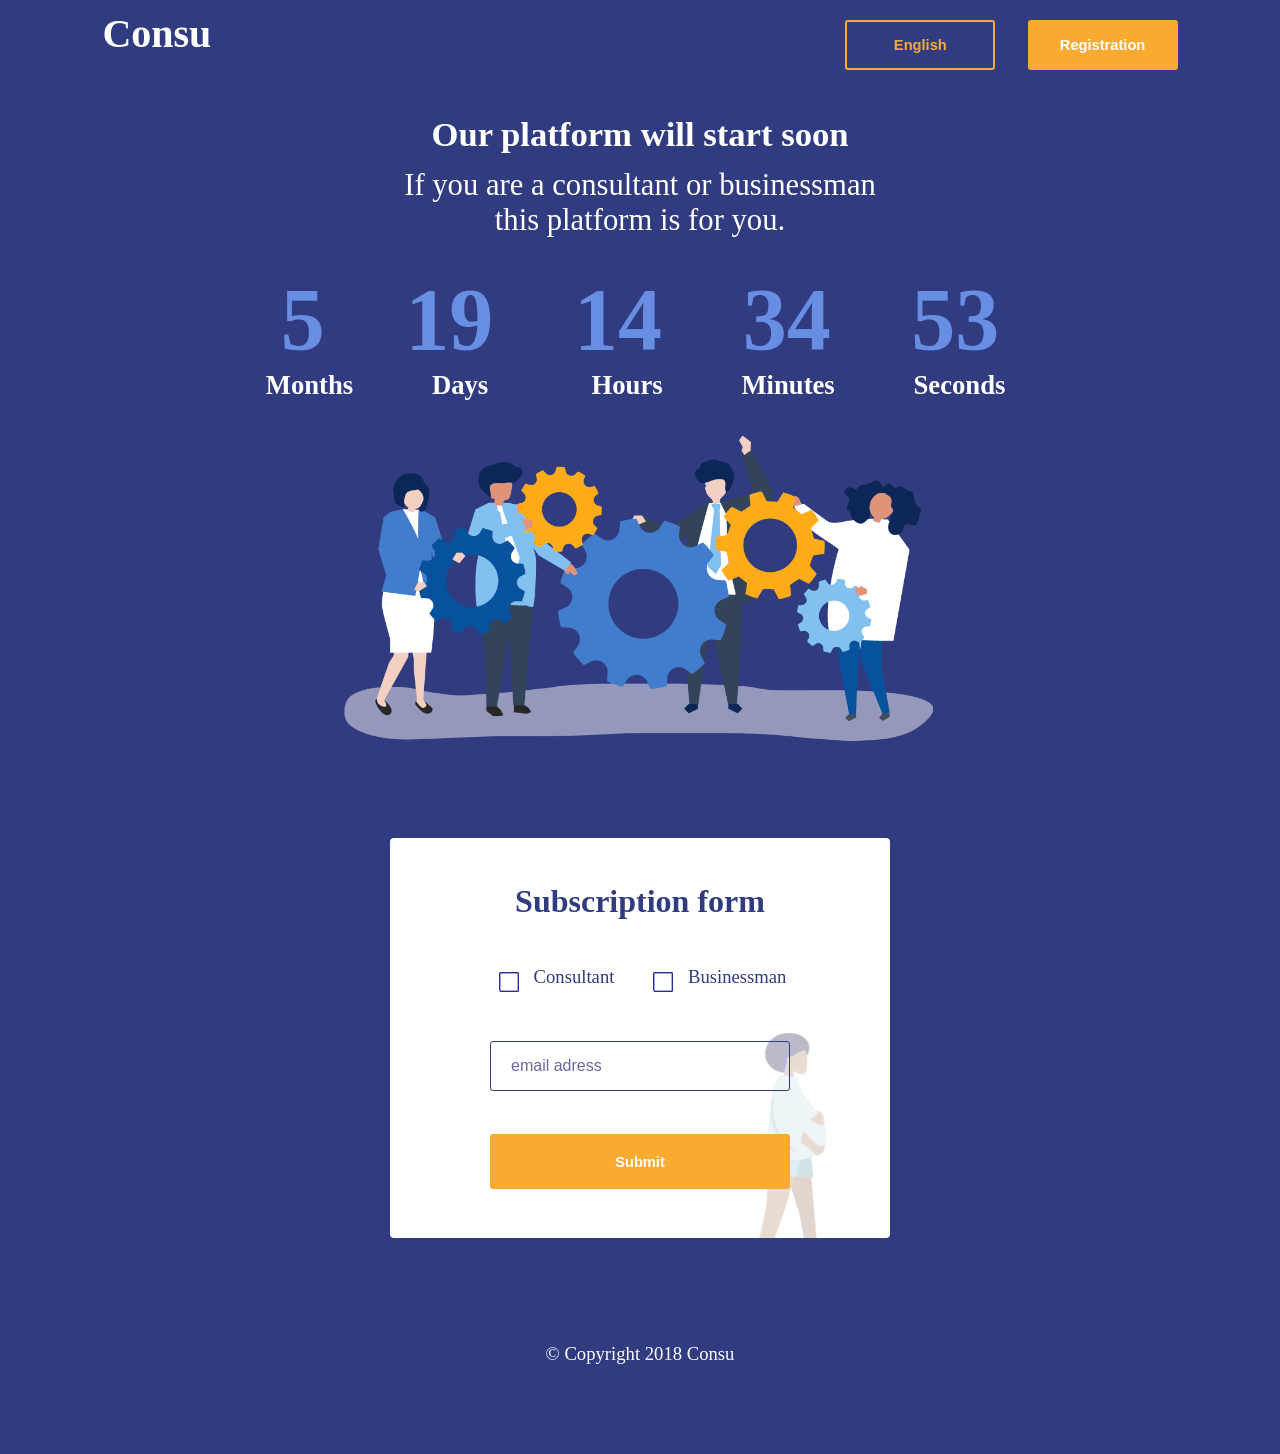
<file: consuLanding/site/index.html>
<html>
	<head>
		<!--<script src="jquery0.js"></script>-->
		<meta charset="utf-8">
		<title>Landing</title>
	    <link rel="stylesheet" href="css/style.css">
		<meta name="viewport" content="width=device-width, initial-scale=1">
		<script src="js/changeLang.js"></script>
	</head>
	<body class="ru">
		<header>
			<div class="container" class="ru" lang="ru">
				<div id="logo">Consu</div>
				<button class="btnLng"  onclick="changeLang2()">Русский</button>
				<button class="btnRegistr">Регистрация</button>
			</div>
			<div class="container" class="en" lang="en">
				<div id="logo">Consu</div>
				<button class="btnLng"  onclick="changeLang()">English</button>
				<button class="btnRegistr" >Registration</button>
			</div>
		</header>
        <main>
			<div id="TimerContainer" class="en" lang="en">
				<p class="TimerLabel" >Our platform will start soon</p>
				<p class="TimerLabel2">If you are a consultant or businessman <br>this platform is for you.</p>
			</div>
			<div id="TimerContainer" class="ru" lang="ru">
				<p class="TimerLabel" >Наша платформа скоро запустится</p>
				<p class="TimerLabel2">Если вы консультант или бизнесмен <br>эта платформа для вас</p>
			</div>
			<div class="Timer">
				<ul class="timerC">
					<li>5</li>
					<li>19</li>
					<li>14</li>
					<li>34</li>
					<li>53</li>
				</ul>
				<ul class="timerC2">
					<li>Months</li>
					<li>Days</li>
					<li>Hours</li>
					<li>Minutes</li>
					<li>Seconds</li>
				</ul>
			</div>
			<div class="mainImage">
				<img src="img/people.png" alt="" class="finishImg">
			</div>
			<div class="form">

				<form class="EmailSub" action="">

					<p class="NameForm">Subscription form </p>
					<div class="EmailSubInline">
						<p id="p1"><input type="radio" name="contact">Сonsultant</p>
						<p id="p2"><input type="radio" name ="contact">Businessman</p>
					</div>
					<input type="text" placeholder="email adress" >
					<input type="submit" value="Submit">
				</form>
			</div>
    	</main>
		<footer style="height:200px;">
			<p>© Copyright 2018 Consu</p>
	 	</footer>


		<!--	<p class="Timer">5&nbsp;&nbsp;&nbsp;19&nbsp;&nbsp;&nbsp;14&nbsp;&nbsp;&nbsp;34&nbsp;&nbsp;&nbsp;14</p>
			<ul class="timerLegend">
			<li>Months</li>
				<li>Days</li>&nbsp;&nbsp;&nbsp;&nbsp;
				<li>Hours</li>
				<li>Minutes</li>
				<li>Second</li>
			</p>   -->


		<!--	<p class="Timer">5&nbsp;&nbsp;&nbsp;19&nbsp;&nbsp;&nbsp;14&nbsp;&nbsp;&nbsp;34&nbsp;&nbsp;&nbsp;14</p>
			<ul class="timerLegend">
			<li>Месяцы</li>
				<li>Дни</li>&nbsp;&nbsp;&nbsp;&nbsp;
				<li>Часы</li>
				<li>Минуты</li>
				<li>Секунды</li>
			</p>
		-->


	</body>
</html>
</file>
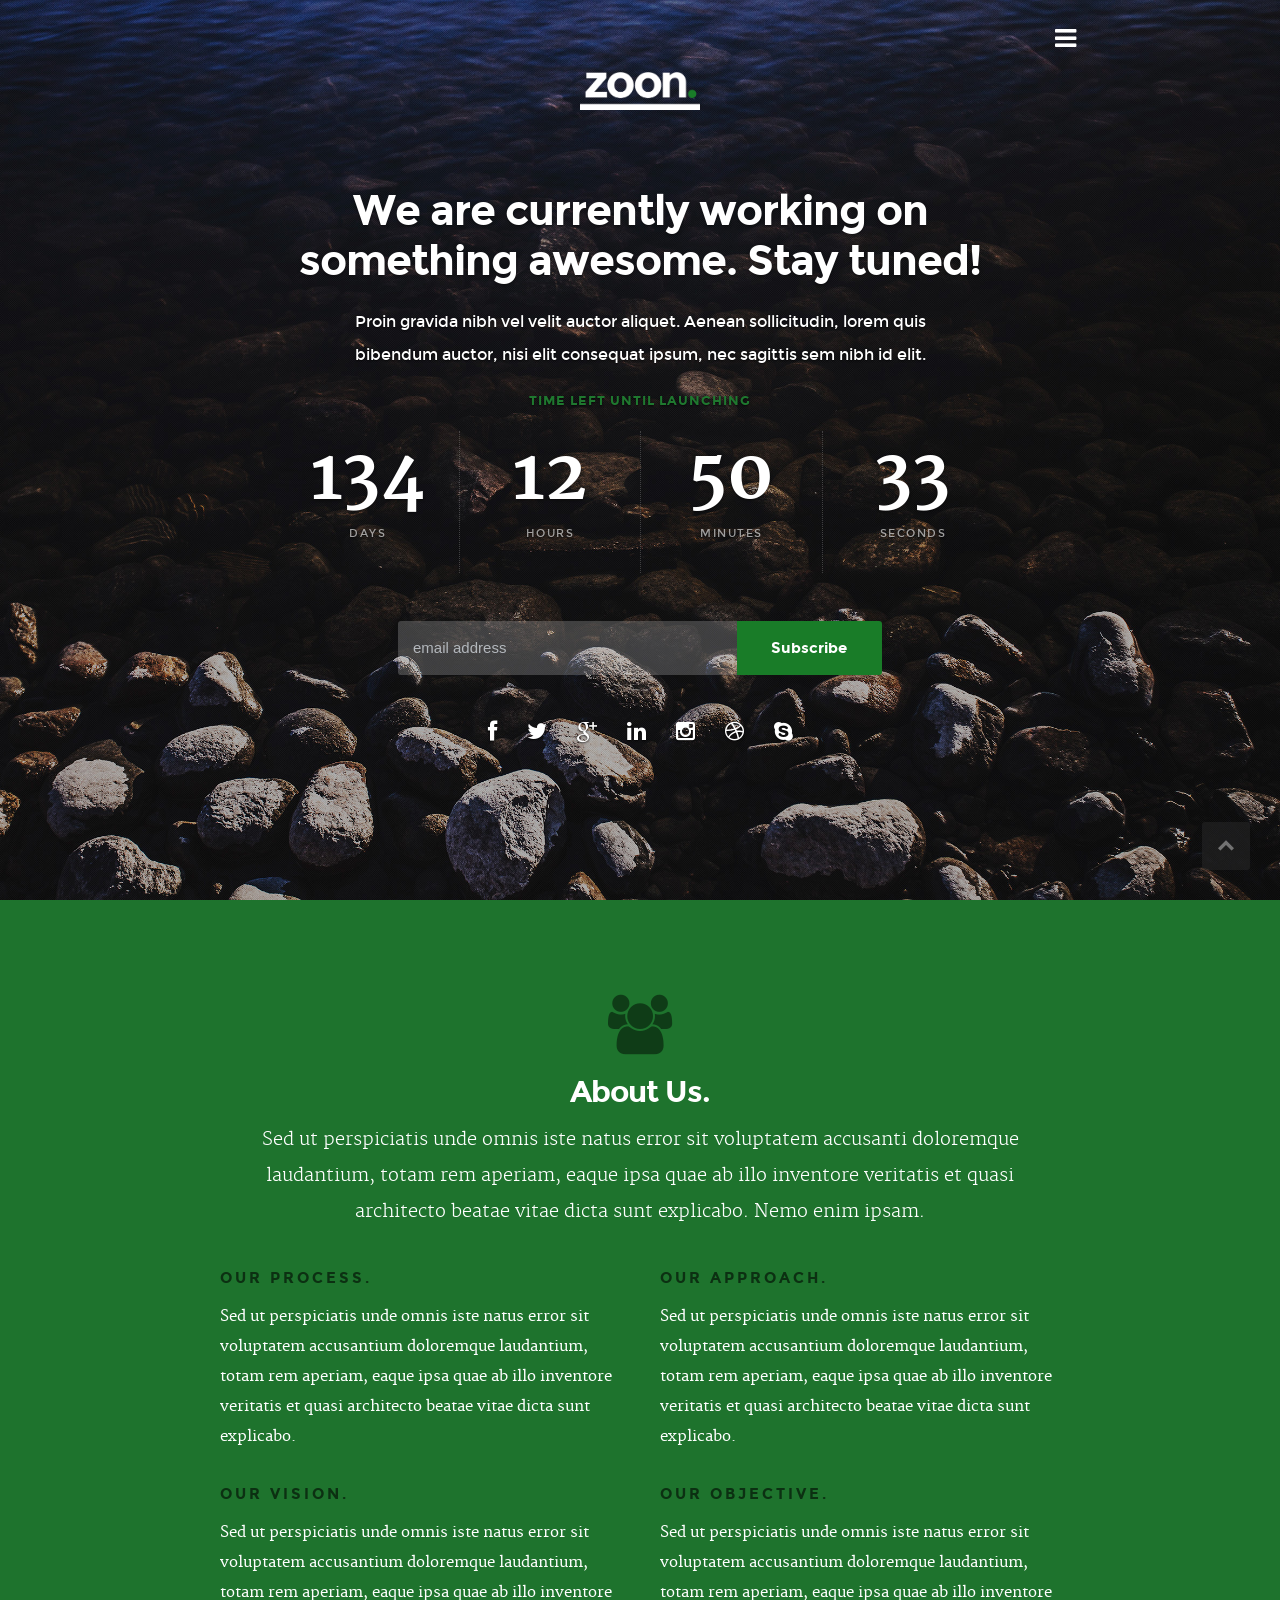
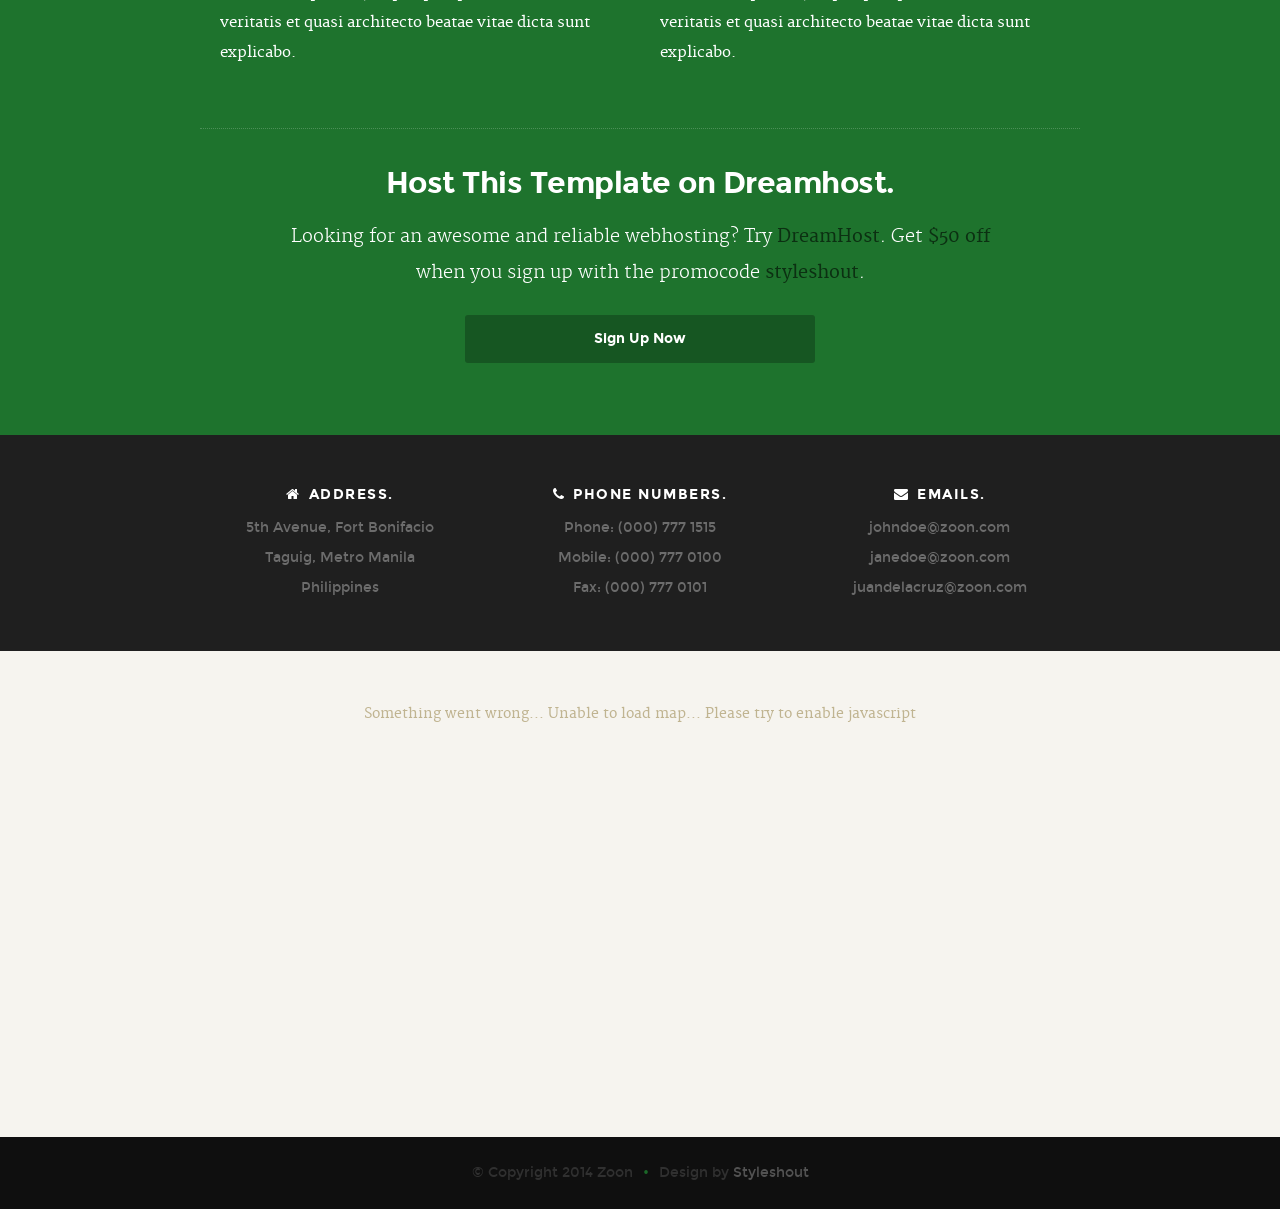
<file: consuLanding/firstStageFiles/templates/Zoon10/index.html>
<!DOCTYPE html>
<!--[if lt IE 8 ]><html class="no-js ie ie7" lang="en"> <![endif]-->
<!--[if IE 8 ]><html class="no-js ie ie8" lang="en"> <![endif]-->
<!--[if (gte IE 8)|!(IE)]><!--><html class="no-js" lang="en"> <!--<![endif]-->
<head>

   <!--- Basic Page Needs
   ================================================== -->
   <meta charset="utf-8">
	<title>Zoon - Free Responsive HTML5/CSS3 Template</title>
	<meta name="description" content="">
	<meta name="author" content="">

   <!-- Mobile Specific Metas
   ================================================== -->
	<meta name="viewport" content="width=device-width, initial-scale=1, maximum-scale=1">

	<!-- CSS
    ================================================== -->
   <link rel="stylesheet" href="css/default.css">
	<link rel="stylesheet" href="css/layout.css">
   <link rel="stylesheet" href="css/media-queries.css">    

   <!-- Script
   ================================================== -->
	<script src="js/modernizr.js"></script>

   <!-- Favicons
	================================================== -->
	<link rel="shortcut icon" href="favicon.png" >

</head>

<body>

	<div id="preloader">      
      <div id="status">
         <img src="images/preloader.gif" height="64" width="64" alt="">
      </div>
   </div>

   <!-- Intro Section
   ================================================== -->
   <section id="intro">

   	<header class="row">	 

			<div id="logo" >
				<a href="#" >
                 <img src="images/logo.png" alt="Zoon">                  
              </a>					
			</div>

		   <nav id="nav-wrap">

		      <a class="menu-btn" href="#nav-wrap" title="Show navigation">Show navigation</a>
			   <a class="menu-btn" href="#" title="Hide navigation">Hide navigation</a>

		      <ul id="nav" class="nav">
		         <li class="current"><a class="smoothscroll" href="#home">Home</a></li>
		         <li><a class="smoothscroll" href="#about">About</a></li>			         
			      <li><a class="smoothscroll" href="#location">Location</a></li>
		      </ul> <!-- end #nav -->

		   </nav> <!-- end #nav-wrap --> 	        

   	</header> <!-- Header End -->   	

   	<div  id="main" class="row">

	   	<div class="twelve columns">
	   			
	   		<h1>We are currently working on something awesome. Stay tuned!</h1>

	   		<p>Proin gravida nibh vel velit auctor aliquet. Aenean sollicitudin, lorem quis bibendum auctor, nisi elit consequat ipsum, nec sagittis sem nibh id elit.</p>

	   		<h5>Time Left Until Launching</h5>

	   		<div id="counter" class="cf">
	   			<span>134 <em>days</em></span> 
 					<span>12 <em>hours</em></span>
					<span>50 <em>minutes</em></span>
 					<span>33 <em>seconds</em></span> 
   			</div>					

   			<!-- Begin MailChimp Signup Form -->
	         <div id="mc_embed_signup">
	            <form action="http://facebook.us8.list-manage.com/subscribe/post?u=cdb7b577e41181934ed6a6a44&amp;id=e65110b38d" method="post" id="mc-embedded-subscribe-form" name="mc-embedded-subscribe-form" class="validate" target="_blank" novalidate>
	                  
	               <input type="email" value="" name="EMAIL" class="email" id="mce-EMAIL" placeholder="email address" required>
	               
	               <!-- real people should not fill this in and expect good things - do not remove this or risk form bot signups-->
	               <div style="position: absolute; left: -5000px;"><input type="text" name="b_cdb7b577e41181934ed6a6a44_e65110b38d" value=""></div>
	               
	               <!-- <div class="clear"> --><input type="submit" value="Subscribe" name="subscribe" id="mc-embedded-subscribe" class="button"><!-- </div> -->
	               
	          	</form>
	         </div>

	         <ul class="social">
	            <li><a href="#"><i class="fa fa-facebook"></i></a></li>
	            <li><a href="#"><i class="fa fa-twitter"></i></a></li>
	            <li><a href="#"><i class="fa fa-google-plus"></i></a></li>
	            <li><a href="#"><i class="fa fa-linkedin"></i></a></li>
	            <li><a href="#"><i class="fa fa-instagram"></i></a></li>
	            <li><a href="#"><i class="fa fa-dribbble"></i></a></li>
	            <li><a href="#"><i class="fa fa-skype"></i></a></li>
            </ul>

         </div> 

      </div> <!-- main end -->    	

   </section> <!-- end intro section -->


   <!-- About Section
   ================================================== -->
   <section id="about">

      <div class="row section-header">

      	<div class="twelve columns">	

      		<div class="icon-wrap">
            	<i class="fa fa-group"></i>
         	</div>

	         <h1>About Us.</h1>

	         <p class="lead">Sed ut perspiciatis unde omnis iste natus error sit voluptatem accusanti doloremque laudantium, totam rem aperiam,
	         eaque ipsa quae ab illo inventore veritatis et quasi architecto beatae vitae dicta sunt explicabo. Nemo enim ipsam. 
	         </p>

         </div>

      </div> <!-- end section-header -->             	

      <div class="row section-content">
				
			<div class="six columns">
		      <h3>Our Process.</h3>

		      <p>Sed ut perspiciatis unde omnis iste natus error sit voluptatem accusantium doloremque laudantium, totam rem aperiam,
		      eaque ipsa quae ab illo inventore veritatis et quasi architecto beatae vitae dicta sunt explicabo. 
		      </p>
	      </div>

	      <div class="six columns">
		      <h3>Our Approach.</h3>

		      <p>Sed ut perspiciatis unde omnis iste natus error sit voluptatem accusantium doloremque laudantium, totam rem aperiam,
		      eaque ipsa quae ab illo inventore veritatis et quasi architecto beatae vitae dicta sunt explicabo. 
		      </p>
	      </div>            

      </div> <!-- end section-content -->  

      <div class="row section-content">
				
			<div class="six columns">
		      <h3>Our Vision.</h3>

		      <p>Sed ut perspiciatis unde omnis iste natus error sit voluptatem accusantium doloremque laudantium, totam rem aperiam,
		      eaque ipsa quae ab illo inventore veritatis et quasi architecto beatae vitae dicta sunt explicabo.
		      </p>
	      </div>

	      <div class="six columns">
		      <h3>Our Objective.</h3>

		      <p>Sed ut perspiciatis unde omnis iste natus error sit voluptatem accusantium doloremque laudantium, totam rem aperiam,
		      eaque ipsa quae ab illo inventore veritatis et quasi architecto beatae vitae dicta sunt explicabo. 
		      </p>
	      </div>            

      </div> <!-- end section-content -->       

      <div id="call-to-action">	       

		   <div class="row section-ads">

		      <div class="twelve columns">		         		

			      <h2><a href="http://www.dreamhost.com/r.cgi?287326|STYLESHOUT">Host This Template on Dreamhost.</a></h2>

			      <p class="lead">
			      Looking for an awesome and reliable webhosting? Try <a href="http://www.dreamhost.com/r.cgi?287326|STYLESHOUT"><span>DreamHost</span></a>.
					Get <span>$50 off</span> when you sign up with the promocode <span>styleshout</span>. 
					<!-- Simply type	the promocode in the box labeled “Promo Code” when placing your order. -->							
					</p>

					<div class="action">
			         <a href="http://www.dreamhost.com/r.cgi?287326|STYLESHOUT" class="button">Sign Up Now</a>
	         	</div>

			   </div>

		   </div> <!-- end section-ads -->		         	         

	   </div> <!-- end call-to-action -->		   	

   </section> <!-- About Section End-->    


   <!-- Location Section
   ================================================== -->
	<section id="location">

		<div class="contacts">		
			
			<div class="row contact-details">		           		         

			   <div class="columns">

				   <h3><i class="fa fa-home"></i>Address.</h3>
				   <p>5th Avenue, Fort Bonifacio<br>
						Taguig, Metro Manila <br>
						Philippines
					</p>

			   </div> 

			   <div class="columns">

				   <h3><i class="fa fa-phone"></i>Phone Numbers.</h3>
				   <p>Phone: (000) 777 1515<br>
				   	Mobile: (000) 777 0100<br>
				   	Fax: (000) 777 0101
				   </p>

			   </div>	 

			   <div class="columns end">

				   <h3><i class="fa fa-envelope"></i>Emails.</h3>
				   <p>johndoe@zoon.com<br>
				   	janedoe@zoon.com <br>
				   	juandelacruz@zoon.com
				   </p>

			   </div>          	

		 	</div> <!-- end contact-details -->		  

		</div> <!-- end contacts -->

	   <div id="map">

	   	 <p class="map-error">Something went wrong... Unable to load map... Please try to enable javascript</p>   

	   </div> <!-- end map -->

	</section> <!-- end location section -->

   <!-- footer
   ================================================== -->
   <footer>

      <div class="row">

         <div class="twelve columns">            

            <ul class="copyright">
               <li>&copy; Copyright 2014 Zoon</li>
               <li>Design by <a title="Styleshout" href="http://www.styleshout.com/">Styleshout</a></li>          
            </ul>

         </div>          

      </div>

      <div id="go-top"><a class="smoothscroll" title="Back to Top" href="#intro"><i class="icon-up-open"></i></a></div>

   </footer> <!-- Footer End-->   

   <!-- Java Script
   ================================================== -->
   <script src="http://ajax.googleapis.com/ajax/libs/jquery/1.10.2/jquery.min.js"></script>
   <script>window.jQuery || document.write('<script src="js/jquery-1.10.2.min.js"><\/script>')</script>
   <script type="text/javascript" src="js/jquery-migrate-1.2.1.min.js"></script>

	<script src="http://maps.google.com/maps/api/js?sensor=true" type="text/javascript"></script>
   <script src="js/gmaps.js"></script>
   <script src="js/waypoints.js"></script>
   <script src="js/jquery.countdown.js"></script>
   <script src="js/jquery.placeholder.js"></script>
   <script src="js/backstretch.js"></script>  
   <script src="js/init.js"></script>

</body>

</html>
</file>
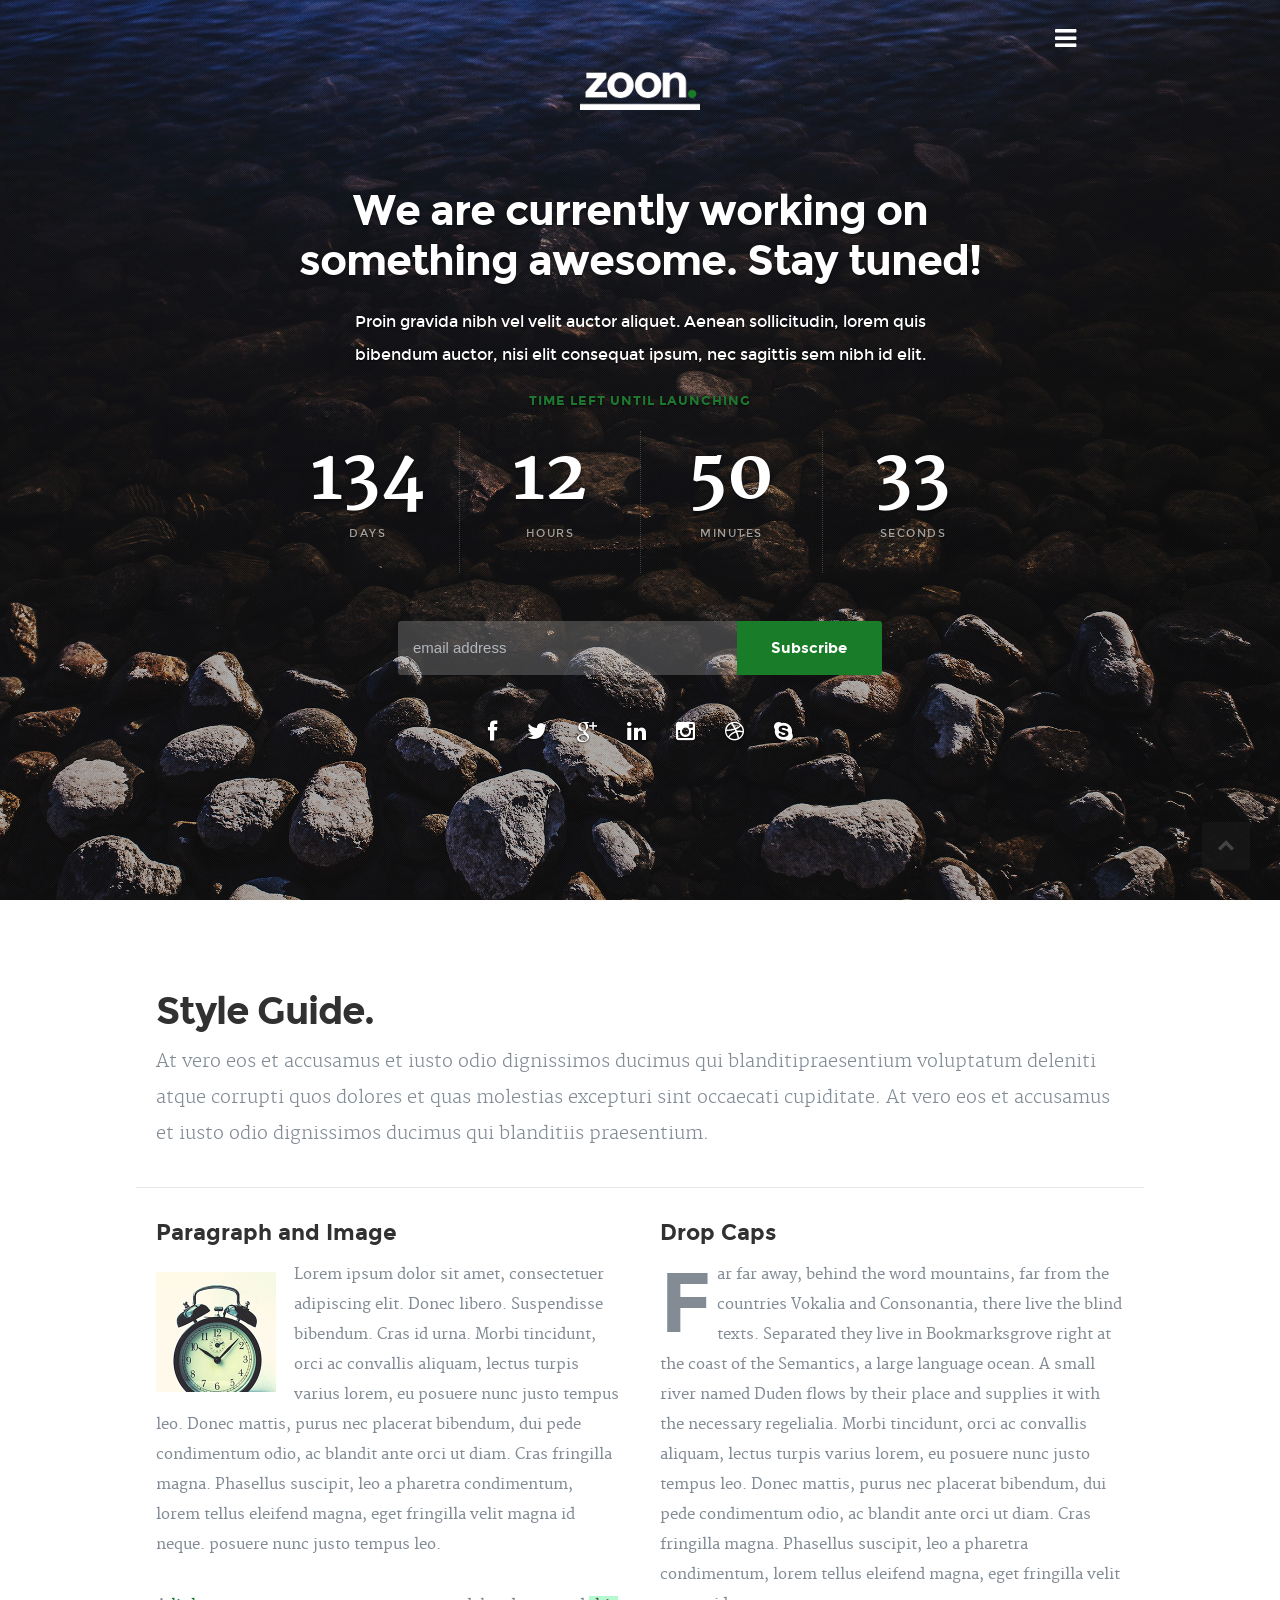
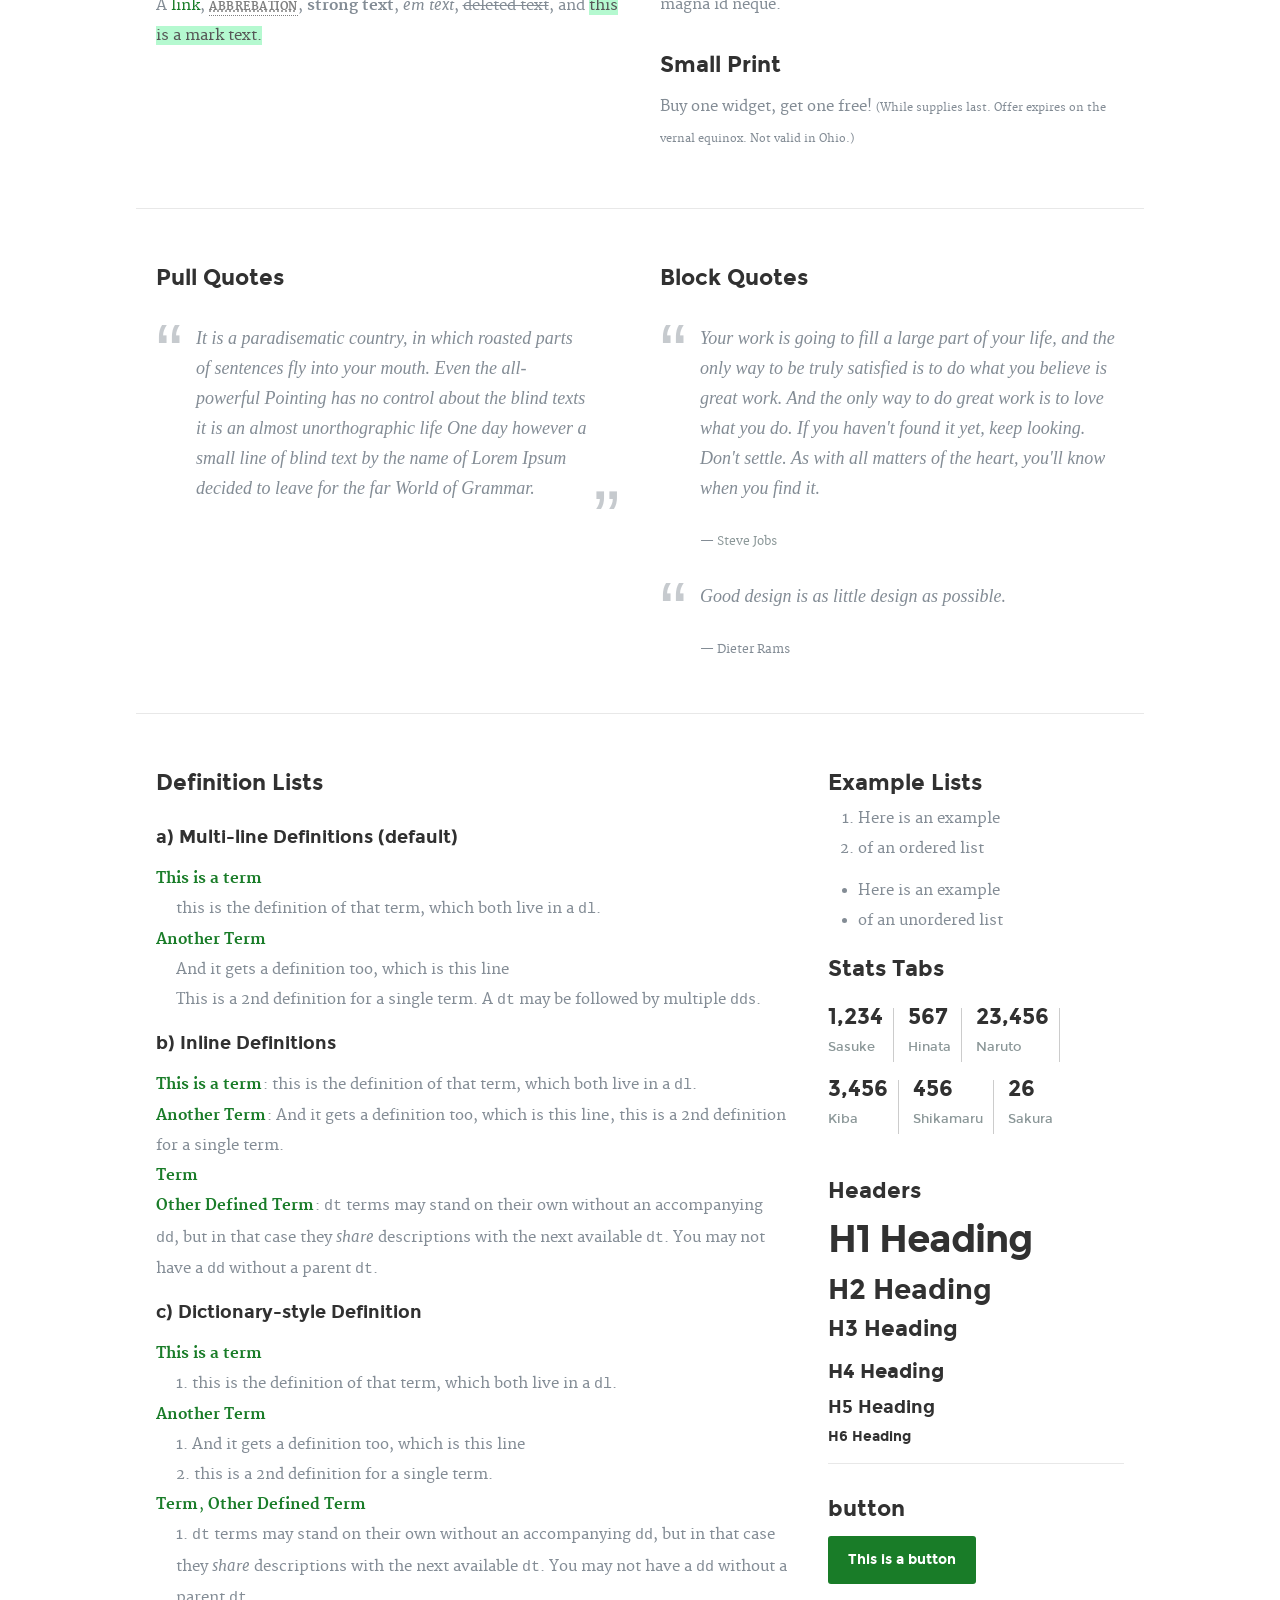
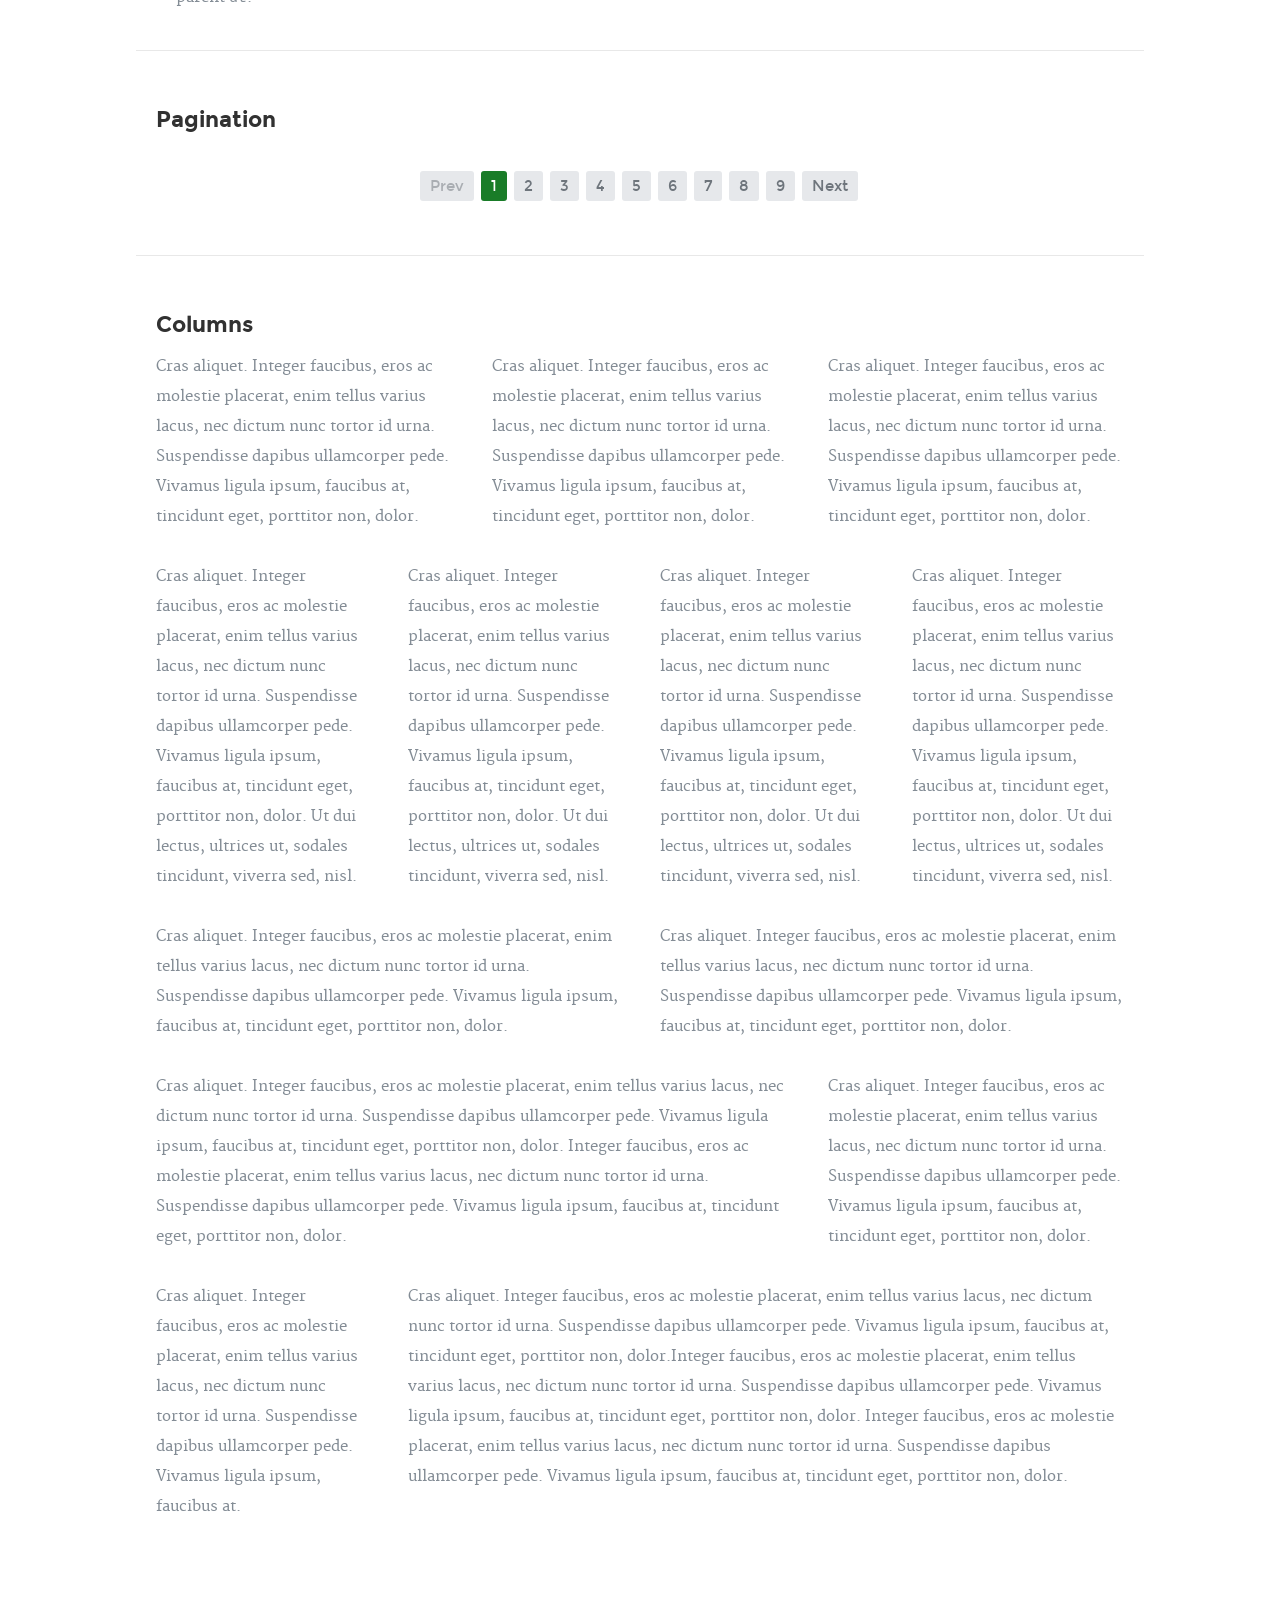
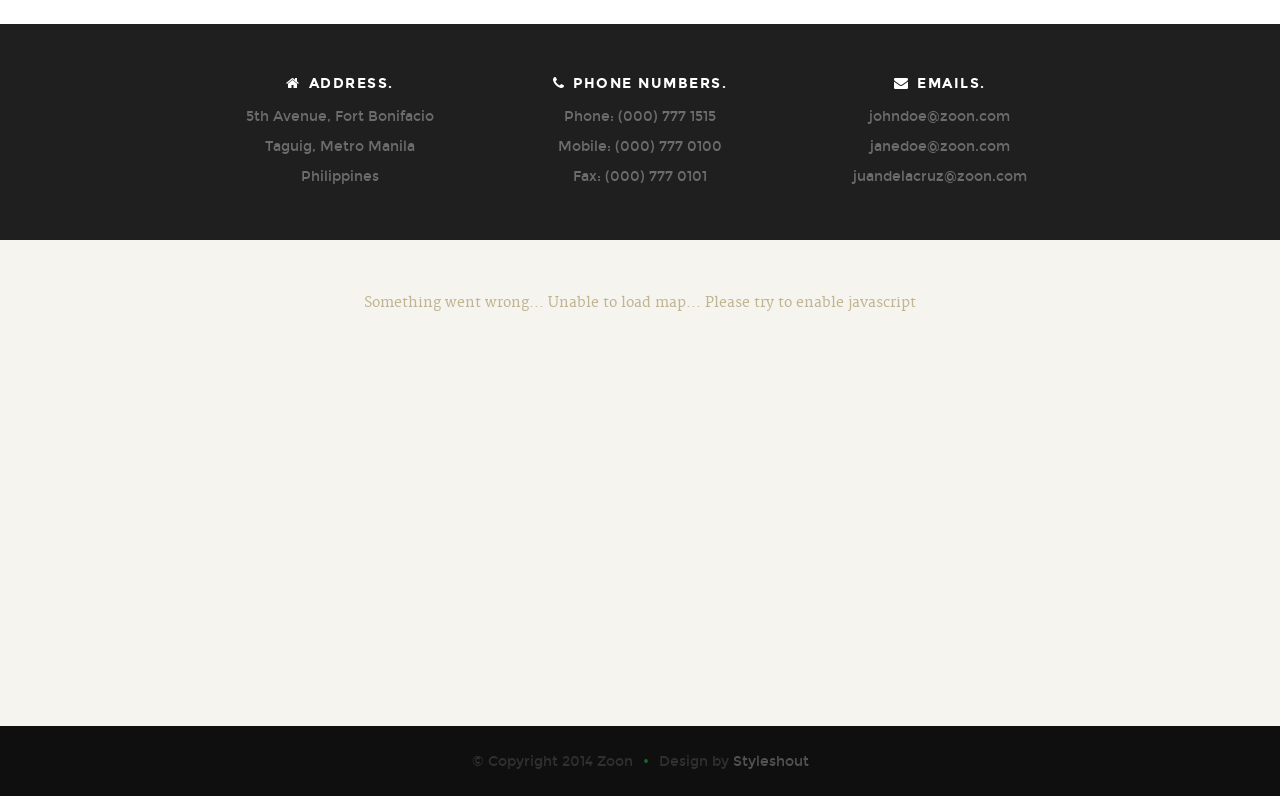
<file: consuLanding/firstStageFiles/templates/Zoon10/demo.html>
<!DOCTYPE html>
<!--[if lt IE 8 ]><html class="no-js ie ie7" lang="en"> <![endif]-->
<!--[if IE 8 ]><html class="no-js ie ie8" lang="en"> <![endif]-->
<!--[if (gte IE 8)|!(IE)]><!--><html class="no-js" lang="en"> <!--<![endif]-->
<head>

   <!--- Basic Page Needs
   ================================================== -->
   <meta charset="utf-8">
	<title>Zoon - Free Responsive HTML5/CSS3 Template</title>
	<meta name="description" content="">
	<meta name="author" content="">

   <!-- Mobile Specific Metas
   ================================================== -->
	<meta name="viewport" content="width=device-width, initial-scale=1, maximum-scale=1">

	<!-- CSS
    ================================================== -->
   <link rel="stylesheet" href="css/default.css">
	<link rel="stylesheet" href="css/layout.css">
   <link rel="stylesheet" href="css/media-queries.css">    

   <!-- Script
   ================================================== -->
	<script src="js/modernizr.js"></script>

   <!-- Favicons
	================================================== -->
	<link rel="shortcut icon" href="favicon.png" >

</head>

<body>

	<div id="preloader">      
      <div id="status">
         <img src="images/preloader.gif" height="64" width="64" alt="">
      </div>
   </div>

   <!-- Intro Section
   ================================================== -->
   <section id="intro">

   	<header class="row">	 

			<div id="logo" >
				<a href="#" >
                 <img src="images/logo.png" alt="Zoon">                  
              </a>					
			</div>

		   <nav id="nav-wrap">

		      <a class="menu-btn" href="#nav-wrap" title="Show navigation">Show navigation</a>
			   <a class="menu-btn" href="#" title="Hide navigation">Hide navigation</a>

		      <ul id="nav" class="nav">
		         <li><a class="smoothscroll" href="#home">Home</a></li>
		         <li><a class="smoothscroll" href="#styles">Style Guide</a></li>			      
		      </ul> <!-- end #nav -->

		   </nav> <!-- end #nav-wrap --> 	        

   	</header> <!-- Header End -->   	

   	<div  id="main" class="row">

	   	<div class="twelve columns">
	   			
	   		<h1>We are currently working on something awesome. Stay tuned!</h1>

	   		<p>Proin gravida nibh vel velit auctor aliquet. Aenean sollicitudin, lorem quis bibendum auctor, nisi elit consequat ipsum, nec sagittis sem nibh id elit.</p>

	   		<h5>Time Left Until Launching</h5>

	   		<div id="counter" class="cf">
	   			<span>134 <em>days</em></span> 
 					<span>12 <em>hours</em></span>
					<span>50 <em>minutes</em></span>
 					<span>33 <em>seconds</em></span> 
   			</div>					

   			<!-- Begin MailChimp Signup Form -->
	         <div id="mc_embed_signup">
	            <form action="http://facebook.us8.list-manage.com/subscribe/post?u=cdb7b577e41181934ed6a6a44&amp;id=e65110b38d" method="post" id="mc-embedded-subscribe-form" name="mc-embedded-subscribe-form" class="validate" target="_blank" novalidate>
	                  
	               <input type="email" value="" name="EMAIL" class="email" id="mce-EMAIL" placeholder="email address" required>
	               
	               <!-- real people should not fill this in and expect good things - do not remove this or risk form bot signups-->
	               <div style="position: absolute; left: -5000px;"><input type="text" name="b_cdb7b577e41181934ed6a6a44_e65110b38d" value=""></div>
	               
	               <!-- <div class="clear"> --><input type="submit" value="Subscribe" name="subscribe" id="mc-embedded-subscribe" class="button"><!-- </div> -->
	               
	          	</form>
	         </div>

	         <ul class="social">
	            <li><a href="#"><i class="fa fa-facebook"></i></a></li>
	            <li><a href="#"><i class="fa fa-twitter"></i></a></li>
	            <li><a href="#"><i class="fa fa-google-plus"></i></a></li>
	            <li><a href="#"><i class="fa fa-linkedin"></i></a></li>
	            <li><a href="#"><i class="fa fa-instagram"></i></a></li>
	            <li><a href="#"><i class="fa fa-dribbble"></i></a></li>
	            <li><a href="#"><i class="fa fa-skype"></i></a></li>
            </ul>

         </div> 

      </div> <!-- main end -->    	

   </section> <!-- end intro section -->

   <!-- Style Guide Section
   ================================================== -->
   <section id="styles" style="padding: 90px 0 72px; background: #fff;">

      <div class="row section-head">

      	<div class="twelve columns">

	         <h1>Style Guide.</h1>

	         <p class="lead add-bottom">At vero eos et accusamus et iusto odio dignissimos ducimus qui blanditipraesentium voluptatum
	         deleniti atque corrupti quos dolores et quas molestias excepturi sint occaecati cupiditate.
	         At vero eos et accusamus et iusto odio dignissimos ducimus qui blanditiis praesentium.
	         </p>

         </div>                 

      </div> <!-- Row End-->

      <div class="row add-bottom">

      	<hr> 

         <div class="six columns add-bottom">

            <h3>Paragraph and Image</h3>

            <p><a href="#"><img width="120" height="120" class="pull-left" alt="sample-image" src="images/sample-image.jpg"></a>
  			   Lorem ipsum dolor sit amet, consectetuer adipiscing elit. Donec libero. Suspendisse bibendum.
  			   Cras id urna. Morbi tincidunt, orci ac convallis aliquam, lectus turpis varius lorem, eu
  			   posuere nunc justo tempus leo. Donec mattis, purus nec placerat bibendum, dui pede condimentum
  			   odio, ac blandit ante orci ut diam. Cras fringilla magna. Phasellus suscipit, leo a pharetra
  			   condimentum, lorem tellus eleifend magna, eget fringilla velit magna id neque.
  			   posuere nunc justo tempus leo. </p>

            <p>A <a href="#">link</a>,
  			   <abbr title="this really isn't a very good description">abbrebation</abbr>,
  			   <strong>strong text</strong>,
            <em>em text</em>,
  			   <del>deleted text</del>, and
            <mark>this is a mark text.</mark>
          	</p>

         </div>

         <div class="six columns add-bottom">

            <h3>Drop Caps</h3>

            <p class="drop-cap">Far far away, behind the word mountains, far from the countries Vokalia and Consonantia,
            there live the blind texts. Separated they live in Bookmarksgrove right at the coast of the
            Semantics, a large language ocean. A small river named Duden flows by their place and supplies
            it with the necessary regelialia. Morbi tincidunt, orci ac convallis aliquam, lectus turpis varius lorem, eu
  			   posuere nunc justo tempus leo. Donec mattis, purus nec placerat bibendum, dui pede condimentum
  			   odio, ac blandit ante orci ut diam. Cras fringilla magna. Phasellus suscipit, leo a pharetra
  			   condimentum, lorem tellus eleifend magna, eget fringilla velit magna id neque.
  			   </p>

            <h3>Small Print</h3>

            <p>Buy one widget, get one free!
  				<small>(While supplies last. Offer expires on the vernal equinox. Not valid in Ohio.)</small>
  			   </p>

         </div>

         <hr />

      </div> <!-- Row End-->

      <div class="row add-bottom">

         <div class="six columns add-bottom">

            <h3>Pull Quotes</h3>

            <aside class="pull-quote">
    			   <blockquote>
    				   <p>It is a paradisematic country, in which roasted parts of
                  sentences fly into your mouth. Even the all-powerful Pointing has no control about the blind
                  texts it is an almost unorthographic life One day however a small line of blind text by the name
                  of Lorem Ipsum decided to leave for the far World of Grammar.</p>
    				</blockquote>
    			</aside>

         </div>

         <div class="six columns add-bottom">

            <h3>Block Quotes</h3>

            <blockquote cite="http://where-i-got-my-info-from.com">
   			   <p>Your work is going to fill a large part of your life, and the only way to be truly satisfied is
               to do what you believe is great work. And the only way to do great work is to love what you do.
               If you haven't found it yet, keep looking. Don't settle. As with all matters of the heart, you'll know when you find it.
               </p>
   				<cite>
   				   <a href="#">Steve Jobs</a>
   				</cite>
			   </blockquote>

            <blockquote>
               <p>Good design is as little design as possible.</p>
               <cite>Dieter Rams</cite>
            </blockquote>

         </div>

         <hr />

      </div> <!-- Row End-->

      <div class="row add-bottom">

         <div class="eight columns add-bottom">

            <h3 class="add-bottom">Definition Lists</h3>

            <h5>a) Multi-line Definitions (default)</h5>

            <dl>
			      <dt><b>This is a term</b></dt>
				      <dd>this is the definition of that term, which both live in a <code>dl</code>.</dd>
			      <dt><b>Another Term</b></dt>
				      <dd>And it gets a definition too, which is this line</dd>
				      <dd>This is a 2<sup>nd</sup> definition for a single term. A <code>dt</code> may be followed by multiple <code>dd</code>s.</dd>
		      </dl>

            <h5>b) Inline Definitions</h5>

            <dl class="lining">
			      <dt><b>This is a term</b></dt>
				      <dd>this is the definition of that term, which both live in a <code>dl</code>.</dd>
			      <dt><b>Another Term</b></dt>
				      <dd class="micro">And it gets a definition too, which is this line</dd>
				      <dd class="micro"> this is a 2<sup>nd</sup> definition for a single term.</dd>
			      <dt><b>Term</b></dt>
			      <dt><b>Other Defined Term</b></dt>
				      <dd><code>dt</code> terms may stand on their own without an accompanying <code>dd</code>, but in that case they <em>share</em> descriptions with the next available <code>dt</code>. You may not have a <code>dd</code> without a parent <code>dt</code>.</dd>
		      </dl>

            <h5>c) Dictionary-style Definition</h5>

            <dl class="dictionary-style">
				   <dt><b>This is a term</b></dt>
					   <dd>this is the definition of that term, which both live in a <code>dl</code>.</dd>
					<dt><b>Another Term</b></dt>
					   <dd>And it gets a definition too, which is this line</dd>
					   <dd> this is a 2<sup>nd</sup> definition for a single term.</dd>
					<dt><b>Term</b></dt>
					<dt><b>Other Defined Term</b></dt>
					   <dd><code>dt</code> terms may stand on their own without an accompanying <code>dd</code>, but in that case they <em>share</em> descriptions with the next available <code>dt</code>. You may not have a <code>dd</code> without a parent <code>dt</code>.</dd>
				</dl>

         </div>

         <div class="four columns add-bottom">

            <h3>Example Lists</h3>

            <ol>
				   <li>Here is an example</li>
				   <li>of an ordered list</li>
			   </ol>

            <ul class="disc">
				   <li>Here is an example</li>
				   <li>of an unordered list</li>
			   </ul>

            <h3>Stats Tabs</h3>

            <ul class="stats-tabs">
			      <li><a href="#">1,234 <b>Sasuke</b></a></li>
			      <li><a href="#">567 <b>Hinata</b></a></li>
			      <li><a href="#">23,456 <b>Naruto</b></a></li>
			      <li><a href="#">3,456 <b>Kiba</b></a></li>
			      <li><a href="#">456 <b>Shikamaru</b></a></li>
			      <li><a href="#">26 <b>Sakura</b></a></li>
		      </ul>

            <h3>Headers</h3>

            <h1>H1 Heading</h1>
            <h2>H2 Heading</h2>
            <h3>H3 Heading</h3>
            <h4>H4 Heading</h4>
            <h5>H5 Heading</h5>
            <h6>H6 Heading</h6>

            <hr>

            <h3>button</h3>

            <a class="button" href="#">This is a button</a>

         </div>

         <hr />

      </div> <!-- Row End-->

      <div class="row add-bottom">

         <div class="twelve columns add-bottom">

            <h3 class="add-bottom">Pagination</h3>

            <nav class="pagination add-bottom">

               <span class="page-numbers prev inactive">Prev</span>
   	         <span class="page-numbers current">1</span>
   	         <a href="#" class="page-numbers">2</a>
               <a href="#" class="page-numbers">3</a>
               <a href="#" class="page-numbers">4</a>
               <a href="#" class="page-numbers">5</a>
               <a href="#" class="page-numbers">6</a>
               <a href="#" class="page-numbers">7</a>
               <a href="#" class="page-numbers">8</a>
               <a href="#" class="page-numbers">9</a>
   	         <a href="#" class="page-numbers next">Next</a>

		      </nav>

         </div>

         <hr />

      </div> <!-- Row End-->

      <!-- <div class="row add-bottom">

         <div class="twelve columns add-bottom">

            <h3>Form Styles</h3>

            <form>
               <fieldset>

					   <label for="regularInput">Regular Input</label>
						<input type="text" id="regularInput">

                  <label for="regularTextarea">Regular Textarea</label>
						<textarea id="regularTextarea"></textarea>

                  <label for="selectList">Select List</label>
						<select id="selectList">
						   <option value="Option 1">Option 1</option>
							<option value="Option 2">Option 2</option>
							<option value="Option 3">Option 3</option>
							<option value="Option 4">Option 4</option>
						</select>

                  <fieldset>
						   <legend>Checkboxes</legend>

                     <label for="regularCheckbox">
							   <input type="checkbox" value="checkbox 1" id="regularCheckbox">
								<span>Regular Checkbox</span>
							</label>

                     <label for="secondRegularCheckbox">
							   <input type="checkbox" value="checkbox 2" id="secondRegularCheckbox">
								<span>Regular Checkbox</span>
							</label>
						</fieldset>

						<fieldset>
						   <legend>Radio Buttons</legend>

                     <label for="regularRadio">
							   <input type="radio" value="radio 1" id="regularRadio" name="radios">
							   <span>Regular Radio</span>
							</label>

                     <label for="secondRegularRadio">
							   <input type="radio" value="radio 2" id="secondRegularRadio" name="radios">
								<span>Regular Radio</span>
							</label>
						</fieldset>

						<button type="submit">Submit Form</button>

               </fieldset>
				</form>

         </div>

         <hr />

      </div> -->    <!-- Row End-->

      <div class="row">

         <div class="twelve columns">
            <h3 class="half-bottom">Columns</h3>
         </div>

      </div> <!-- Row End-->

      <!--<h4>1/3 Columns</h4>  -->

      <div class="row">

         <div class="four columns">
		      <p>Cras aliquet. Integer faucibus, eros ac molestie placerat, enim tellus varius lacus,
            nec dictum nunc tortor id urna. Suspendisse dapibus ullamcorper pede. Vivamus ligula ipsum,
            faucibus at, tincidunt eget, porttitor non, dolor. </p>
	      </div>

         <div class="four columns">
		      <p>Cras aliquet. Integer faucibus, eros ac molestie placerat, enim tellus varius lacus,
            nec dictum nunc tortor id urna. Suspendisse dapibus ullamcorper pede. Vivamus ligula ipsum,
            faucibus at, tincidunt eget, porttitor non, dolor. </p>
	      </div>

         <div class="four columns">
		      <p>Cras aliquet. Integer faucibus, eros ac molestie placerat, enim tellus varius lacus,
            nec dictum nunc tortor id urna. Suspendisse dapibus ullamcorper pede. Vivamus ligula ipsum,
            faucibus at, tincidunt eget, porttitor non, dolor. </p>
	      </div>

      </div>

      <!--<h4>1/4 Columns</h4>  -->

      <div class="row">

         <div class="three columns">
		      <p>Cras aliquet. Integer faucibus, eros ac molestie placerat, enim tellus varius lacus,
            nec dictum nunc tortor id urna. Suspendisse dapibus ullamcorper pede. Vivamus ligula ipsum,
            faucibus at, tincidunt eget, porttitor non, dolor. Ut dui lectus, ultrices ut, sodales tincidunt,
            viverra sed, nisl. </p>
	      </div>

         <div class="three columns">
		      <p>Cras aliquet. Integer faucibus, eros ac molestie placerat, enim tellus varius lacus,
            nec dictum nunc tortor id urna. Suspendisse dapibus ullamcorper pede. Vivamus ligula ipsum,
            faucibus at, tincidunt eget, porttitor non, dolor. Ut dui lectus, ultrices ut, sodales tincidunt,
            viverra sed, nisl. </p>
	      </div>

         <div class="three columns">
		      <p>Cras aliquet. Integer faucibus, eros ac molestie placerat, enim tellus varius lacus,
            nec dictum nunc tortor id urna. Suspendisse dapibus ullamcorper pede. Vivamus ligula ipsum,
            faucibus at, tincidunt eget, porttitor non, dolor. Ut dui lectus, ultrices ut, sodales tincidunt,
            viverra sed, nisl. </p>
	      </div>

         <div class="three columns">
		      <p>Cras aliquet. Integer faucibus, eros ac molestie placerat, enim tellus varius lacus,
            nec dictum nunc tortor id urna. Suspendisse dapibus ullamcorper pede. Vivamus ligula ipsum,
            faucibus at, tincidunt eget, porttitor non, dolor. Ut dui lectus, ultrices ut, sodales tincidunt,
            viverra sed, nisl. </p>
	      </div>

      </div>

      <!--<h4>1/2 Columns</h4>  -->

      <div class="row">

         <div class="six columns">
            <p>Cras aliquet. Integer faucibus, eros ac molestie placerat, enim tellus varius lacus,
            nec dictum nunc tortor id urna. Suspendisse dapibus ullamcorper pede. Vivamus ligula ipsum,
            faucibus at, tincidunt eget, porttitor non, dolor. </p>
         </div>

         <div class="six columns">
            <p>Cras aliquet. Integer faucibus, eros ac molestie placerat, enim tellus varius lacus,
            nec dictum nunc tortor id urna. Suspendisse dapibus ullamcorper pede. Vivamus ligula ipsum,
            faucibus at, tincidunt eget, porttitor non, dolor. </p>
         </div>

      </div>

      <!--<h4>2/3 Columns</h4>  -->

      <div class="row">

         <div class="eight columns">
            <p>Cras aliquet. Integer faucibus, eros ac molestie placerat, enim tellus varius lacus,
            nec dictum nunc tortor id urna. Suspendisse dapibus ullamcorper pede. Vivamus ligula ipsum,
            faucibus at, tincidunt eget, porttitor non, dolor. Integer faucibus, eros ac molestie placerat, enim tellus varius lacus,
            nec dictum nunc tortor id urna. Suspendisse dapibus ullamcorper pede. Vivamus ligula ipsum,
            faucibus at, tincidunt eget, porttitor non, dolor.</p>
         </div>

         <div class="four columns">
            <p>Cras aliquet. Integer faucibus, eros ac molestie placerat, enim tellus varius lacus,
            nec dictum nunc tortor id urna. Suspendisse dapibus ullamcorper pede. Vivamus ligula ipsum,
            faucibus at, tincidunt eget, porttitor non, dolor. </p>
         </div>

      </div>

      <!--<h4>3/4 Columns</h4>  -->

      <div class="row">

         <div class="three columns">
		      <p>Cras aliquet. Integer faucibus, eros ac molestie placerat, enim tellus varius lacus,
            nec dictum nunc tortor id urna. Suspendisse dapibus ullamcorper pede. Vivamus ligula ipsum,
            faucibus at. </p>
	      </div>

         <div class="nine columns">
		      <p>Cras aliquet. Integer faucibus, eros ac molestie placerat, enim tellus varius lacus,
            nec dictum nunc tortor id urna. Suspendisse dapibus ullamcorper pede. Vivamus ligula ipsum,
            faucibus at, tincidunt eget, porttitor non, dolor.Integer faucibus, eros ac molestie placerat, enim tellus varius lacus,
            nec dictum nunc tortor id urna. Suspendisse dapibus ullamcorper pede. Vivamus ligula ipsum,
            faucibus at, tincidunt eget, porttitor non, dolor. Integer faucibus, eros ac molestie placerat, enim tellus varius lacus,
            nec dictum nunc tortor id urna. Suspendisse dapibus ullamcorper pede. Vivamus ligula ipsum,
            faucibus at, tincidunt eget, porttitor non, dolor.</p>
	      </div>

      </div>

   </section> <!-- Style Guide Section End-->

   <!-- Location Section
   ================================================== -->
	<section id="location">

		<div class="contacts">		
			
			<div class="row contact-details">		           		         

			   <div class="columns">

				   <h3><i class="fa fa-home"></i>Address.</h3>
				   <p>5th Avenue, Fort Bonifacio<br>
						Taguig, Metro Manila <br>
						Philippines
					</p>

			   </div> 

			   <div class="columns">

				   <h3><i class="fa fa-phone"></i>Phone Numbers.</h3>
				   <p>Phone: (000) 777 1515<br>
				   	Mobile: (000) 777 0100<br>
				   	Fax: (000) 777 0101
				   </p>

			   </div>	 

			   <div class="columns end">

				   <h3><i class="fa fa-envelope"></i>Emails.</h3>
				   <p>johndoe@zoon.com<br>
				   	janedoe@zoon.com <br>
				   	juandelacruz@zoon.com
				   </p>

			   </div>          	

		 	</div> <!-- end contact-details -->		  

		</div> <!-- end contacts -->

	   <div id="map">

	   	 <p class="map-error">Something went wrong... Unable to load map... Please try to enable javascript</p>   

	   </div> <!-- end map -->

	</section> <!-- end location section -->

   <!-- footer
   ================================================== -->
   <footer>

      <div class="row">

         <div class="twelve columns">            

            <ul class="copyright">
               <li>&copy; Copyright 2014 Zoon</li>
               <li>Design by <a title="Styleshout" href="http://www.styleshout.com/">Styleshout</a></li>          
            </ul>

         </div>          

      </div>

      <div id="go-top"><a class="smoothscroll" title="Back to Top" href="#intro"><i class="icon-up-open"></i></a></div>

   </footer> <!-- Footer End-->   

   <!-- Java Script
   ================================================== -->
   <script src="http://ajax.googleapis.com/ajax/libs/jquery/1.10.2/jquery.min.js"></script>
   <script>window.jQuery || document.write('<script src="js/jquery-1.10.2.min.js"><\/script>')</script>
   <script type="text/javascript" src="js/jquery-migrate-1.2.1.min.js"></script>

	<script src="http://maps.google.com/maps/api/js?sensor=true" type="text/javascript"></script>
   <script src="js/gmaps.js"></script>
   <script src="js/waypoints.js"></script>   
   <script src="js/jquery.countdown.js"></script>
   <script src="js/jquery.placeholder.js"></script>
   <script src="js/backstretch.js"></script>  
   <script src="js/init.js"></script>

</body>

</html>
</file>
<file: consuLanding/site/css/style.css>
body.en :lang(en),
    body.ru :lang(ru) {
    display: none;
    }

    /*     MainTags     */

    body {
        font-family: -apple-system, BlinkMacSystemFont, "Segoe UI";
        background:#313b80;
        margin:0;
        padding:0;
    }
    main {
        margin-top:-40px;
    }

    #logo {
        margin-right:2.5%;
        margin-top:-10px;
        height:50px;
        font-size:30pt;
        font-weight:bold;
        color:#fff;
    }

    /*              Buttons                 */

    .btnRegistr {

        width:150px;
        height:50px;
        border:0;
        color:white;
        border-radius:3px;
        font-size:11pt;
        background: #f9aa30;
        font-weight:600;
        -webkit-font-smoothing: antialiased;
        cursor:pointer;
    }
    .btnLng
     {

         width:150px;
         height:50px;
         color:#f9aa30;
         border-radius:3px;
         font-size:11pt;
         border: solid 2px  #f9aa30;
         background: #313b80;
         font-weight:600;
         -webkit-font-smoothing: antialiased;
         cursor:pointer;

     }

     /*              Containers                 */

    .container {
        position: relative;
        left:8%;
        width:84%;
        margin-top:20px;
        display:flex;
        height:120px;
        justify-content: space-around;
    }

    .container :nth-child(2) {
        margin-left:auto;
        margin-right:3%;
    }

    /*              Timer                 */

    .Timer {
        margin-top:-40px;
        margin-left:200px;
        margin-right:200px;
        color:#678ee3;

    }
    .timerC:first-child{
        font-size:66pt;

    }
    .timerC {

        margin:auto;
        display:flex;
        color:#678ee3;
        flex-direction:row;
        justify-content:space-evenly;
        font-weight:bold;


    }
    .timerC2 {

        margin:auto;
        display:flex;
        font-size:20pt;
        color:white;
        flex-direction:row;
        justify-content:space-around;
        margin-right:4%;
        margin-left:3%;
        font-weight:bold;


    }

    .timerC2 li:nth-child(3) {

        margin-left:3%;

    }

    .TimerLabel {
        text-align:center;
        color:#fff;
        font-size:26pt;
        font-weight:bold;
    }
    .TimerLabel2 {
        position: relative;
        top:-20px;
        text-align:center;
        color:#fff;
        font-size:23pt;
        font-weight:normal;
    }
    #TimerContainer{
        position: relative;
        top:-20px;
    }
    .timerLegend {
        position: relative;
        top:-150px;
        text-align:center;
        color:#fff;
        font-size:18pt;
        font-weight:bold;

    }
    ul {
        padding:0;
    }
    li {
        list-style:none;
        padding:0;
    }
    #bg {
        position: relative;
        width:100%;
        height:70%;
        background-image:url(bgImage.jpg);
        background:rgba(#0069ff, 0.67);
    }

    img{
        position: relative;
        left:35%;
    }
    .finishImg {
        position: relative;
        margin-top:-78px;
        display: block;
      height: auto;
        left:25%;
        max-width:50%;
    }

    /* Forms */
    .form {
        margin-top:50px;
        display:flex;
        justify-content:center;
    }
    .EmailSub {
        height:400px;
        width:500px;
        border-radius:4px;
        display:flex;
        justify-content:space-around;
        align-items:center;
        background: white;
        flex-direction:column;
        background:url(contct.png);

  background-size: auto 100%;
    }
    input[type="text"] {
        height:50px;
        border-radius: 3px;
        outline:none;
        border:1px solid #313b80;
background: transparent;
        font-size:12pt;
        padding-left: 20px;
        width:300px;
        -webkit-font-smoothing: antialiased;
        font-weight:500;

        margin-bottom:15px;
    }
    .EmailSubInline {
width:400px;
        display:flex;
     justify-content: space-evenly;

     color:#313b80;

        flex-direction:row;font-size:14pt;
    }
    #p1 {
        margin-left:20px;
    }
    #p2 {
        margin-right:20px;
    }
    input[type="radio"]:last-child{

margin-right:10px;
    }
    .NameForm {
        margin-top:30px;
        font-size:24pt;
        margin-bottom:0;
        font-weight:600;
        color:#313b80;

    }
    input[type="radio"] {
border-radius:5px;
 text-align:center;
 float: left;
   -webkit-appearance: none;
   border: none;
 width: 25px;
    height: 25px;
    background: url(r1.png) left center no-repeat;
    background-size: 20px;
    cursor:pointer;
    outline:none;
    }
    input[type="radio"]:checked {
        width: 25px;
           height: 25px;
           background-size: 20px;
    background: url(r2.png) left center no-repeat;

}
    input::placeholder {

        color:#646ba2;
    }
    input[type=submit] {

        width:300px;
        height:55px;
        border:0;
        color:white;
        border-radius:3px;
        font-size:11pt;
        background: #f9aa30;
        font-weight:600;
        -webkit-font-smoothing: antialiased;
        cursor:pointer;
        outline:none;
        margin-bottom:35px;
    }
    footer {
        display:flex;
        justify-content:center;
        align-items:center;
        font-size:14pt;
        color:white;
    }
</file>
<file: consuLanding/firstStageFiles/templates/Zoon10/css/default.css>
/*
=====================================================================
*   Zoon v1.0 Default Stylesheet
*   url: styleshout.com
*   06-07-2014
=====================================================================

TOC:
a. Webfonts and Icon fonts
b. Preloader
c. Reset
d. Default Styles
   1. Basic
   2. Typography
   3. Links
   4. Media
   5. Buttons
   6. Forms
d. Grid
e. Others
   1. Clearing
   2. Misc

=====================================================================  */


/* ------------------------------------------------------------------ */
/* a. Webfonts and Icon fonts
 ------------------------------------------------------------------ */

@import url("fonts.css");
@import url("fontello/css/fontello.css");
@import url("font-awesome/css/font-awesome.min.css");


/* ------------------------------------------------------------------ */
/* b. Preloader
 ------------------------------------------------------------------ */

#preloader  {
   position: fixed;
   top: 0;
   left: 0;
   right: 0;
   bottom: 0;
   background: #fff;
   z-index: 99999;
   height: 100%;
}
#status  {
   position: absolute;
   left: 50%;
   top: 50%;
   width: 64px;
   height: 64px;
   margin: -32px 0 0 -32px;
   padding: 0;
}

/* ------------------------------------------------------------------
/* c. Reset
      Adapted from:
      Normalize.css - https://github.com/necolas/normalize.css/
      HTML5 Doctor Reset - html5doctor.com/html-5-reset-stylesheet/
/* ------------------------------------------------------------------ */

html, body, div, span, object, iframe,
h1, h2, h3, h4, h5, h6, p, blockquote, pre,
abbr, address, cite, code,
del, dfn, em, img, ins, kbd, q, samp,
small, strong, sub, sup, var,
b, i,
dl, dt, dd, ol, ul, li,
fieldset, form, label, legend,
table, caption, tbody, tfoot, thead, tr, th, td,
article, aside, canvas, details, figcaption, figure,
footer, header, hgroup, menu, nav, section, summary,
time, mark, audio, video {
   margin: 0;
   padding: 0;
   border: 0;
   outline: 0;
   font-size: 100%;
   vertical-align: baseline;
   background: transparent;
}

article,aside,details,figcaption,figure,
footer,header,hgroup,menu,nav,section {
   display: block;
}

audio,
canvas,
video {
   display: inline-block;
}

audio:not([controls]) {
   display: none;
   height: 0;
}

[hidden] { display: none; }

code, kbd, pre, samp {
   font-family: monospace, serif;
   font-size: 1em;
}

pre {
   white-space: pre;
   white-space: pre-wrap;
   word-wrap: break-word;
}

blockquote, q { quotes: &#8220 &#8220; }

blockquote:before, blockquote:after,
q:before, q:after {
   content: '';
   content: none;
}

ins {
   background-color: #ff9;
   color: #000;
   text-decoration: none;
}

mark {
   background-color: #B5F9D0;
   color: #555;
}

del { text-decoration: line-through; }

abbr[title], dfn[title] {
   border-bottom: 1px dotted;
   cursor: help;
}

table {
   border-collapse: collapse;
   border-spacing: 0;
}


/* ------------------------------------------------------------------ */
/* d. Default and Basic Styles
      Adapted from:
      Skeleton CSS Framework - http://www.getskeleton.com/
      Typeplate Typographic Starter Kit - http://typeplate.com/
/* ------------------------------------------------------------------ */

/* 1. Basic  ------------------------------------------------------- */

*,
*:before,
*:after {
   -moz-box-sizing: border-box;
   -webkit-box-sizing: border-box;
   box-sizing: border-box;
}

html { font-size: 62.5%; }

body {
   background: #fff;
   font-family: 'merriweather-regular', sans-serif;
   font-weight: normal;
   font-size: 15px;
   line-height: 30px;
	color: #838C95;

   -webkit-font-smoothing: antialiased; /* Fix for webkit rendering */
	-webkit-text-size-adjust: 100%;
}

/* 2. Typography
      Vertical rhythm with leading derived from 6
--------------------------------------------------------------------- */

h1, h2, h3, h4, h5, h6 {
   color: #313131;
	font-family: 'montserrat-bold', sans-serif;
   font-weight: normal;
}
h1 a, h2 a, h3 a, h4 a, h5 a, h6 a { font-weight: inherit; }
h1 { font-size: 38px; line-height: 42px; margin-bottom: 12px; letter-spacing: -1px; }
h2 { font-size: 28px; line-height: 36px; margin-bottom: 6px; }
h3 { font-size: 22px; line-height: 30px; margin-bottom: 12px; }
h4 { font-size: 20px; line-height: 30px; margin-bottom: 6px; }
h5 { font-size: 18px; line-height: 30px; }
h6 { font-size: 14px; line-height: 30px; }
.subheader { }

p { margin: 0 0 30px 0; }
p img { margin: 0; }
p.lead {
   font: 18px/36px 'merriweather-light', sans-serif;
   margin-bottom: 24px;
}

/* for 'em' and 'strong' tags, font-size and line-height should be same with
the body tag due to rendering problems in some browsers */
em { font: 15px/30px 'merriweather-italic', sans-serif; }
strong, b { font: 15px/30px 'merriweather-bold', sans-serif; }
small { font-size: 11px; line-height: inherit; }

/*	Blockquotes */
blockquote {
   margin: 30px 0px;
   padding-left: 40px;
   position: relative;
}
blockquote:before {
   content: "\201C";
   opacity: 0.45;
   font-size: 80px;
   line-height: 0px;
   margin: 0;
   font-family: arial, sans-serif;

   position: absolute;
   top:  30px;
	left: 0;
}
blockquote p {
   font-family: georgia, serif;
   font-style: italic;
   padding: 0;
   font-size: 18px;
   line-height: 30px;
}
blockquote cite {
   display: block;
   font-size: 12px;
   font-style: normal;
   line-height: 18px;
}
blockquote cite:before { content: "\2014 \0020"; }
blockquote cite a,
blockquote cite a:visited { color: #8B9798; border: none }

/* ---------------------------------------------------------------------
/*  Pull Quotes Markup
/*
    <aside class="pull-quote">
		<blockquote>
			<p></p>
		</blockquote>
	 </aside>
/*
/* --------------------------------------------------------------------- */
.pull-quote {
   position: relative;
	padding: 18px 30px 18px 0px;
}
.pull-quote:before,
.pull-quote:after {
	height: 1em;
	opacity: 0.45;
	position: absolute;
	font-size: 80px;
   font-family: Arial, Sans-Serif;
}
.pull-quote:before {
	content: "\201C";
	top:  33px;
	left: 0;
}
.pull-quote:after {
	content: '\201D';
	bottom: -33px;
	right: 0;
}
.pull-quote blockquote {
   margin: 0;
}
.pull-quote blockquote:before {
   content: none;
}

/* Abbreviations */
abbr {
   font-family: 'merriweather-bold', sans-serif;
	font-variant: small-caps;
	text-transform: lowercase;
   letter-spacing: .5px;
	color: gray;
}
abbr:hover { cursor: help; }

/* drop cap */
.drop-cap:first-letter {
	float: left;
	margin: 0;
	padding: 14px 6px 0 0;
	font-size: 84px;
	font-family: /* Copperplate */ 'montserrat-bold', sans-serif;
   line-height: 60px;
	text-indent: 0;
	background: transparent;
	color: inherit;
}

hr { border: solid #E8E8E8; border-width: 1px 0 0; clear: both; margin: 11px 0 30px; height: 0; }


/*  3. Links  ------------------------------------------------------- */

a, a:visited {
   text-decoration: none;
   outline: 0;
   color: #197C28;

   -webkit-transition: color .3s ease-in-out;
   -moz-transition: color .3s ease-in-out;
   -o-transition: color .3s ease-in-out;
   transition: color .3s ease-in-out;
}
a:hover, a:focus { color: #333; }
p a, p a:visited { line-height: inherit; }


/*  4. List  --------------------------------------------------------- */

ul, ol { margin-bottom: 24px; margin-top: 12px; }
ul { list-style: none outside; }
ol { list-style: decimal; }
ol, ul.square, ul.circle, ul.disc { margin-left: 30px; }
ul.square { list-style: square outside; }
ul.circle { list-style: circle outside; }
ul.disc { list-style: disc outside; }
ul ul, ul ol,
ol ol, ol ul { margin: 6px 0 6px 30px; }
ul ul li, ul ol li,
ol ol li, ol ul li { margin-bottom: 6px; }
li { line-height: 18px; margin-bottom: 12px; }
ul.large li { }
li p { }

/* ---------------------------------------------------------------------
/*  Stats Tab Markup

    <ul class="stats-tabs">
		<li><a href="#">[value]<b>[name]</b></a></li>
	 </ul>

    Extend this object into your markup.
/*
/* --------------------------------------------------------------------- */
.stats-tabs {
   padding: 0;
   margin: 24px 0;
}
.stats-tabs li {
	display: inline-block;
	margin: 0 10px 18px 0;
	padding: 0 10px 0 0;
	border-right: 1px solid #ccc;
}
.stats-tabs li:last-child {
	margin: 0;
	padding: 0;
	border: none;
}
.stats-tabs li a {
	display: inline-block;
	font-size: 22px;
	font-family: 'montserrat-bold', sans-serif;
   border: none;
   color: #313131;
}
.stats-tabs li a:hover {
   color: #197C28;
}
.stats-tabs li a b {
	display: block;
	margin: 6px 0 0 0;
	font-size: 13px;
	font-family: 'montserrat-regular', sans-serif;
   color: #8B9798;
}

/* definition list */
dl { margin: 12px 0; }
dt { margin: 0; color: #197C28; }
dd { margin: 0 0 0 20px; }

/* Lining Definition Style Markup */
.lining dt,
.lining dd {
	display: inline;
	margin: 0;
}
.lining dt + dt:before,
.lining dd + dt:before {
	content: "\A";
	white-space: pre;
}
.lining dd + dd:before {
	content: ", ";
}
.lining dd:before {
	content: ": ";
	margin-left: -0.2em;
}

/* Dictionary Definition Style Markup */
.dictionary-style dt {
	display: inline;
	counter-reset: definitions;
}
.dictionary-style dt + dt:before {
	content: ", ";
	margin-left: -0.2em;
}
.dictionary-style dd {
	display: block;
	counter-increment: definitions;
}
.dictionary-style dd:before {
	content: counter(definitions, decimal) ". ";
}

/* Pagination */
.pagination {
   margin: 36px auto;
   text-align: center;
}
.pagination ul li {
   display: inline-block;
   margin: 0;
   padding: 0;
}
.pagination .page-numbers {
   font: 15px/18px 'montserrat-regular', sans-serif;
   display: inline-block;
   padding: 6px 10px;
   margin-right: 3px;
   margin-bottom: 6px;
	color: #6E757C;
	background-color: #E6E8EB;

	-webkit-transition: all 200ms ease-in-out;
	-moz-transition: all 200ms ease-in-out;
	-o-transition: all 200ms ease-in-out;
	-ms-transition: all 200ms ease-in-out;
	transition: all 200ms ease-in-out;

   border-radius: 3px;
}
.pagination .page-numbers:hover {
   background: #838A91;
   color: #fff;
}
.pagination .current,
.pagination .current:hover {
   background-color: #197C28;
   color: #fff;
}
.pagination .inactive,
.pagination .inactive:hover {
   background-color: #E6E8EB;
	color: #A9ADB2;
}
.pagination .prev, .pagination .next {}

/* 5. Media   --------------------------------------------------------- */

img,
video,
iframe,
embed,
object {
   max-width: 100%;
   height: auto;
}
img.pull-right { margin: 12px 0px 0px 18px; }
img.pull-left { margin: 12px 18px 0px 0px; }

/* 6. Buttons  --------------------------------------------------------- */

.button,
.button:visited,
button,
input[type="submit"],
input[type="reset"],
input[type="button"] {
   font: 14px/24px 'montserrat-bold', sans-serif;
   background: #197C28;
   color: #fff;
   display: inline-block;
	text-decoration: none;
   letter-spacing: 0;
	padding: 12px 20px;
	margin-bottom: 18px;
   border: none;
   cursor: pointer;
   height: auto;

   -webkit-transition: all .2s ease-in-out;
	-moz-transition: all .2s ease-in-out;
	-o-transition: all .2s ease-in-out;
	-ms-transition: all .2s ease-in-out;
	transition: all .2s ease-in-out;

   border-radius: 3px;
}

.button:hover,
button:hover,
input[type="submit"]:hover,
input[type="reset"]:hover,
input[type="button"]:hover {
   background: #146320;
   color: #fff;
}

.button:active,
button:active,
input[type="submit"]:active,
input[type="reset"]:active,
input[type="button"]:active {
   background: #197C28;
   color: #fff;
}

.button.full-width,
button.full-width,
input[type="submit"].full-width,
input[type="reset"].full-width,
input[type="button"].full-width {
	width: 100%;
	padding-left: 0 !important;
	padding-right: 0 !important;
	text-align: center;
}

/* Fix for odd Mozilla border & padding issues */
button::-moz-focus-inner,
input::-moz-focus-inner {
    border: 0;
    padding: 0;
}


/* 7. Forms  --------------------------------------------------------- */

form { margin-bottom: 24px; }
fieldset { margin-bottom: 24px; }

input[type="text"],
input[type="password"],
input[type="email"],
textarea,
select {
   display: block;
   padding: 18px 15px;
   margin: 0 0 24px 0;
   border: 0;
   outline: none;
   vertical-align: middle;
   min-width: 225px;
	max-width: 100%;
   font-size: 15px;
   line-height: 24px;
	color: #647373;
	background: #D3D9D9;
   border-radius: 3px;

}

/* select { padding: 0;
   width: 220px;
   } */

input[type="text"]:focus,
input[type="password"]:focus,
input[type="email"]:focus,
textarea:focus {
   color: #B3B7BC;
	background-color: #383D41;
}

textarea { min-height: 220px; }

label,
legend {
   font: 16px/24px 'montserrat-bold', sans-serif;
	margin: 12px 0;
   color: #3d4145;
   display: block;
}
label span,
legend span {
	color: #8B9798;
   font: 14px/24px 'merriweather-regular', sans-serif;
}

input[type="checkbox"],
input[type="radio"] {
   font-size: 15px;
   color: #3d4145;
}

input[type="checkbox"] { display: inline; }

/* Style Placeholder Text */

::-webkit-input-placeholder {
   color: #B3B7BC;
}
:-moz-placeholder { /* Firefox 18- */
   color: #B3B7BC;
}
::-moz-placeholder {  /* Firefox 19+ */
   color: #B3B7BC;
}
:-ms-input-placeholder {
   color: #B3B7BC;
}
.placeholder {
	color: #B3B7BC !important;
}

/* ------------------------------------------------------------------ */
/* e. Grid
--------------------------------------------------------------------- */

/* default
--------------------------------------------------------------- */
.row {
   width: 96%;
   max-width: 1008px;
   margin: 0 auto;
}
/* fixed width for IE8 */
.ie .row { width: 1000px ; }

.narrow .row { max-width: 980px; }

.row .row { width: auto; max-width: none; margin: 0 -20px; }

/* row clearing */
.row:before,
.row:after {
    content: " ";
    display: table;
}
.row:after {
    clear: both;
}

.column, .columns {
   position: relative;
   padding: 0 20px;
   min-height: 1px;
   float: left;
}
.column.centered, .columns.centered  {
    float: none;
    margin: 0 auto;
}

/* removed gutters */
.row.collapsed > .column,
.row.collapsed > .columns,
.column.collapsed, .columns.collapsed  { padding: 0; }

[class*="column"] + [class*="column"]:last-child { float: right; }
[class*="column"] + [class*="column"].end { float: right; }

/* column widths */
.row .one         { width: 8.33333%; }
.row .two         { width: 16.66667%; }
.row .three       { width: 25%; }
.row .four        { width: 33.33333%; }
.row .five        { width: 41.66667%; }
.row .six         { width: 50%; }
.row .seven       { width: 58.33333%; }
.row .eight       { width: 66.66667%; }
.row .nine        { width: 75%; }
.row .ten         { width: 83.33333%; }
.row .eleven      { width: 91.66667%; }
.row .twelve      { width: 100%; }

/* Offsets */
.row .offset-1    { margin-left: 8.33333%; }
.row .offset-2    { margin-left: 16.66667%; }
.row .offset-3    { margin-left: 25%; }
.row .offset-4    { margin-left: 33.33333%; }
.row .offset-5    { margin-left: 41.66667%; }
.row .offset-6    { margin-left: 50%; }
.row .offset-7    { margin-left: 58.33333%; }
.row .offset-8    { margin-left: 66.66667%; }
.row .offset-9    { margin-left: 75%; }
.row .offset-10   { margin-left: 83.33333%; }
.row .offset-11   { margin-left: 91.66667%; }

/* Push/Pull */
.row .push-1      { left: 8.33333%; }
.row .pull-1      { right: 8.33333%; }
.row .push-2      { left: 16.66667%; 	}
.row .pull-2      { right: 16.66667%; }
.row .push-3      { left: 25%; }
.row .pull-3      { right: 25%;	}
.row .push-4      { left: 33.33333%; }
.row .pull-4      { right: 33.33333%; }
.row .push-5      { left: 41.66667%; }
.row .pull-5      { right: 41.66667%; }
.row .push-6      { left: 50%; }
.row .pull-6      { right: 50%; }
.row .push-7      { left: 58.33333%; }
.row .pull-7      { right: 58.33333%; }
.row .push-8      { left: 66.66667%; 	}
.row .pull-8      { right: 66.66667%; }
.row .push-9      { left: 75%; }
.row .pull-9      { right: 75%; }
.row .push-10     { left: 83.33333%; }
.row .pull-10     { right: 83.33333%; }
.row .push-11     { left: 91.66667%; }
.row .pull-11     { right: 91.66667%; }

/* block grids
--------------------------------------------------------------------- */
.bgrid-sixths [class*="column"]   { width: 16.66667%; }
.bgrid-quarters [class*="column"] { width: 25%; }
.bgrid-thirds [class*="column"]   { width: 33.33333%; }
.bgrid-halves [class*="column"]   { width: 50%; }

[class*="bgrid"] [class*="column"] + [class*="column"]:last-child { float: left; }

/* Left clearing for block grid columns - columns that changes width in
different screen sizes. Allows columns with different heights to align
properly.
--------------------------------------------------------------------- */
.first { clear: left; }   /* first column in default screen */
.s-first { clear: none; } /* first column in smaller screens */

/* smaller screens
--------------------------------------------------------------- */
@media only screen and (max-width: 900px) {

   /* block grids on small screens */
   .s-bgrid-sixths [class*="column"]   { width: 16.66667%; }
   .s-bgrid-quarters [class*="column"] { width: 25%; }
   .s-bgrid-thirds [class*="column"]   { width: 33.33333%; }
   .s-bgrid-halves [class*="column"]   { width: 50%; }

   /* block grids left clearing */
   .first { clear: none; }
   .s-first { clear: left; }

}

/* screenwidth less than 768px - mobile/smaller tablets
--------------------------------------------------------------- */
@media only screen and (max-width: 767px) {

   .row {
	   width: 480px;
	   margin: 0 auto;
      padding: 0;
	}
   .column, .columns {
	   width: auto !important;
	   float: none;
	   margin-left: 0;
	   margin-right: 0;
      padding: 0 30px;
   }
   .row .row { width: auto; max-width: none; margin: 0 -30px; }

   [class*="column"] + [class*="column"]:last-child { float: none; }
   [class*="bgrid"] [class*="column"] + [class*="column"]:last-child { float: none; }

   /* Offsets */
   .row .offset-1    { margin-left: 0%; }
   .row .offset-2    { margin-left: 0%; }
   .row .offset-3    { margin-left: 0%; }
   .row .offset-4    { margin-left: 0%; }
   .row .offset-5    { margin-left: 0%; }
   .row .offset-6    { margin-left: 0%; }
   .row .offset-7    { margin-left: 0%; }
   .row .offset-8    { margin-left: 0%; }
   .row .offset-9    { margin-left: 0%; }
   .row .offset-10   { margin-left: 0%; }
   .row .offset-11   { margin-left: 0%; }
}

/* screenwidth less than or equal 480px - mobile wide
--------------------------------------------------------------- */
@media only screen and (max-width: 480px) {

   .row { width: auto; }

}

/* larger screens
--------------------------------------------------------------- */
@media screen and (min-width: 1200px) {

   .wide .row { max-width: 1180px; }

}

/* ------------------------------------------------------------------ */
/* f. Others
/* ------------------------------------------------------------------ */

/*  1. Clearing
    (http://nicolasgallagher.com/micro-clearfix-hack/
--------------------------------------------------------------------- */

.cf:before,
.cf:after {
    content: " ";
    display: table;
}
.cf:after {
    clear: both;
}

/*  2. Misc -------------------------------------------------------- */

.remove-bottom { margin-bottom: 0 !important; }
.half-bottom { margin-bottom: 12px !important; }
.add-bottom { margin-bottom: 24px !important; }
.no-border { border: none; }

.text-center  { text-align: center !important; }
.text-left    { text-align: left !important; }
.text-right   { text-align: right !important; }
.pull-left    { float: left !important; }
.pull-right   { float: right !important; }
.align-center {
	margin-left: auto !important;
	margin-right: auto !important;
	text-align: center !important;
}
</file>
<file: consuLanding/firstStageFiles/templates/Zoon10/css/layout.css>
/*
=====================================================================
*   Zoon v1.0 Layout Stylesheet
*   url: styleshout.com
*   06-07-2014
=====================================================================

   TOC:
   a. General Styles
   b. Intro Section
   c. About Section
   d. Location Section
   e. Footer

===================================================================== */

/* ------------------------------------------------------------------ */
/* a. General Styles
/* ------------------------------------------------------------------ */

body { background: #0f0f0f; }


/* ------------------------------------------------------------------ */
/* b. Intro Styles
/* ------------------------------------------------------------------ */

#intro {
   position: relative;
   padding-bottom: 102px;   
   min-height: 900px;
   width: 100%;
   background: #161415 url(../images/header-background.jpg) no-repeat center center;
   background-size: cover !important;
	-webkit-background-size: cover !important;   
}

/* Header 
/* ------------------------------------------------------------------ */
header {   
   height: 60px;
   width: 100%; 
   position: relative;       
}
header #logo {	
	width: 120px;	
	margin-left: -60px;
	text-align: center;
	
	position: absolute;
	top: 72px;
	left: 50%;
}

/* primary navigation
--------------------------------------------------------------------- */
#nav-wrap, #nav-wrap ul, #nav-wrap li, #nav-wrap a {
	margin: 0;
	padding: 0;
	border: none;
	outline: none;
}

/* nav-wrap */
#nav-wrap {
   font: 11px 'montserrat-bold', sans-serif;
   text-transform: uppercase;
   letter-spacing: 2px;
   float: left;
   z-index: 9999;

   position: absolute;
   top: 12px;
   right: 30px;    
}

/* hide toggle button */
#nav-wrap > a { display: none; }
#nav-wrap > a {	   
   text-align: left;
   border: none;            
   height: 54px;
   line-height: 54px; 
   float: right;     
                        
   font: 0/0 a;
   text-shadow: none;
   color: transparent;

   position: absolute;
   top: 0px;
   right: 36px;
}
#nav-wrap > a:before {   
	font-family: 'FontAwesome';
   content: "\f0c9";
   color: #fff;
   margin: 0;
   font-size: 25px;
   line-height: 54px;
   text-align: left;      
   display: block; 
   float: right;     
}

/* hide menu panel */
#nav-wrap ul#nav {
   padding: 24px 36px 36px 36px;     
   height: auto; 
   width: auto;     
   clear: both;    
   display: none;
   background: #111;
   background: rgba(0, 0, 0, .8);
   border-radius: 3px;
            
   position: relative;
   top: 54px;
   right: 30px;           
}
   
/* display toggle buttons */
.no-js #nav-wrap:not( :target ) > a:first-of-type,
.no-js #nav-wrap:target > a:last-of-type  {
   display: block;
} 
.js #nav-wrap a { display: block; }  

/* display menu panels - no JS*/
.no-js #nav-wrap:target > ul#nav  {
   display: block;           
}

ul#nav li {
   display: block;
   height: auto;      
   text-align: left;
   border-bottom: 1px solid #202226;
   border-bottom-style: dotted; 
}

ul#nav li a {  
   display: block;   
   width: auto;  
   margin: 0;
   padding: 0;      
   margin: 12px 0; 
   line-height: 16px; /* reset line-height from 54px */
   border: none;
   color: #fff;

   -webkit-transition: color .2s ease-in-out;
   -moz-transition: color .2s ease-in-out;
   -o-transition: color .2s ease-in-out;
   -ms-transition: color .2s ease-in-out;
   transition: color .2s ease-in-out;
}  

ul#nav li a:hover { color: #1E732D; }
ul#nav li a:active { background-color: transparent !important; }
ul#nav li.current a { color: #1E732D; }


/* Main 
------------------------------------------------------------------ */
#main {
	margin: 126px auto 0;
	text-align: center;	
}
#main h1 {
	font: 42px/1.2em 'montserrat-bold', sans-serif;	
	color: #fff;
	margin-bottom: 18px;	
	padding: 0 10%;
	text-shadow: 0px 1px 3px rgba(0, 0, 0, .5);	
}
#main p {	
	font: 16px/33px 'montserrat-regular', sans-serif;
	color: #fff;
	margin-bottom: 18px;
	padding: 0 18%;
	text-shadow: 0px 1px 2px rgba(0, 0, 0, .7);
}
#main h5 {
	font: 13px/24px 'montserrat-bold', sans-serif;
	color: #1F782F;
	text-transform: uppercase;
	letter-spacing: 1px;
	text-shadow: 0px 1px 2px rgba(0, 0, 0, .7);	
}

/* counter */
#main #counter {
	width: 75%;
	color: #fff;
	text-align: center;
	margin: 18px auto 0;
}
#main #counter span {
	font: 70px/1em 'merriweather-bold', serif;
	display: block;
	padding: 12px 0 30px;
	min-width: 25%;
	float: left;	
	text-shadow: 0px 1px 3px rgba(0, 0, 0, .5);	
	border-left: 1px dotted rgba(255, 255, 255, .2);	
}
#main #counter span:first-child { border-left: none; }
#main #counter span em {
	font: 11px/18px 'montserrat-regular', sans-serif;
	text-transform: uppercase;
	letter-spacing: 1.5px;
	margin-top: 12px;	
	display: block;
	color: #BCBCBC;
	color: rgba(255, 255, 255,.6);
	text-shadow: 0px 1px 2px rgba(0, 0, 0, .7);	
}

/* mailchimp form */
#main #mc_embed_signup {
	clear: both;
	margin: 48px auto 18px;
	width: 50%;	
}
#main #mc_embed_signup:before,
#main #mc_embed_signup:after {
    content: " ";
    display: table;
}
#main #mc_embed_signup:after {
    clear: both;
}

#main #mc_embed_signup input {
	display: inline-block;
	float: left;
}
#main #mc_embed_signup input[type="email"] {	
	font-size: 15px;
	height: 54px;
	line-height: 30px;
	padding: 12px 15px;
	border-radius: 3px 0 0 3px;	
	background: #727272;
	background: rgba(255, 255, 255, .2);	
	width: 70%;
}
#main #mc_embed_signup input[type="submit"] {
	font-size: 15px;
	line-height: 30px;
	height: 54px;
	padding: 12px 30px;
	margin: 0 0 18px 0;
	border-radius: 0 3px 3px 0;	
	background: #197C28;
	background: rgba(25, 124, 40, 1);	
	width: 30%;	
}
#main #mc_embed_signup input[type="submit"]:hover {
	background: #146320;
}

/* social links */
#main .social {
	clear: both;
	font-size: 22px;
   margin: 12px 0 24px;
   padding: 0;   
   text-shadow: 0px 1px 2px rgba(0, 0, 0, .8);
}
#main .social li {
   display: inline-block;
   margin: 0 12px;
   padding: 0;
}
#main .social li a { color: #fff; }
#main .social li a:hover { color: #197C28; }


/* ------------------------------------------------------------------ */
/* c. About Section
/* ------------------------------------------------------------------ */

#about {
	background: #1E732D;
	color: #fff; 
   padding-top: 96px;
   padding-bottom: 72px;     
   overflow: hidden; 
}
#about a, #about a:visited  { color: #0C3012; }
#about a:hover, #about a:focus { color: #fff; }

.section-header,
.section-content {
	max-width: 880px;
}
#about .section-header {
	text-align: center;	
	margin-bottom: 12px;
}
#about .section-header .icon-wrap { 	
	font-size: 60px;
	margin-bottom: 18px;
	color: #0F3C17; 
}
#about .section-header h1 {
   font: 30px/36px 'montserrat-bold', sans-serif;
   color: #fff;
   margin-bottom: 12px;
   padding: 0 15%;
}
#about .section-header p { 
	color: #fff; 
	padding: 0 3%;
}
#about h3 {
   font: 15px/24px 'montserrat-bold', sans-serif;
   color: #0C3012;
   text-transform: uppercase;
   letter-spacing: 3px;   
   margin-bottom: 12px;
}

/* Call To Action 
------------------------------------------------------------------ */
#call-to-action {
	padding-top: 30px;  
   text-align: center; 
}
#call-to-action .section-ads {
	max-width: 880px;
	padding-top: 36px;
	border-top: 1px dotted #4b8f57;
	border-top: 1px dotted rgba(255, 255, 255, .2);	
}
#call-to-action h2 {
   font: 30px/36px 'montserrat-bold', sans-serif;
   color: #EBEEEE;
   letter-spacing: -0.5px;   
   margin-bottom: 18px;
   padding: 0 15%;
}
#call-to-action h2 a { color: #fff !important; }
#call-to-action p { 
	color: #fff; 
	padding: 0 8%;
}
#call-to-action span { 
	font-family: 'merriweather-regular', serif;
	color: #0C3012; 
}
#call-to-action .action a.button { 
	width: 350px;	
	margin: 0 auto;
}
#call-to-action .button {
	background: #165622;
	color: #fff !important;
}
#call-to-action .button:hover,
#call-to-action .button:active {
   background: #FFFFFF;
   color: #0D0D0D !important;
}


/* ------------------------------------------------------------------ */
/* d. Location Section
/* ------------------------------------------------------------------ */

#location .contacts {
	background: #1F1F1F;   
	padding-top: 48px;
   padding-bottom: 18px;   
}
#location .contact-details {
	max-width: 900px;	
	text-align: center;
}
#location .contacts .row .columns {	width: 33.33333%; }
#location .contacts .row .end { float: left; }
#location .contacts h3 {
   font: 14px/24px 'montserrat-bold', sans-serif;
   color: #fff;
   text-transform: uppercase;
   letter-spacing: 1.5px;   
   margin-bottom: 6px;
}
#location .contacts p {	
   line-height: 30px;
   font-family: 'montserrat-regular', sans-serif;
   font-size: 14px;
   color: #6C6C6C;
}
#location .contacts h3 i {	margin-right: 8px; }

/* map */
#map {
   display: block;
	height: 486px;
   width: 100%;
   background-color: #F6F4EF;
}
#map img { max-width:inherit !important; }
#map .map-error {
  text-align: center;
  padding-top: 48px;
  color: #C0B491;
  font-size: 14px;
}
#map .fa {
	font-size: 60px;
	color: #1F1F1F;
}


/* ------------------------------------------------------------------ */
/* e. Footer
/* ------------------------------------------------------------------ */

footer {
	font: 14px/24px 'montserrat-regular', sans-serif;
	background: #0f0f0f;
   padding-top: 24px;
   padding-bottom: 24px;
   color: #303030;      
}
footer a, footer a:visited { color: #525252; }
footer a:hover, footer a:focus { color: #fff; }

/* copyright */
footer .copyright {
    margin: 0;
    padding: 0;
    text-align: center;
 }
footer .copyright li {
    display: inline-block;
    margin: 0;
    padding: 0;
    line-height: 24px;
}
.ie footer .copyright li {
   display: inline;
}
footer .copyright li:before {
    content: "\2022";
    padding-left: 6px;
    padding-right: 10px;
    color: #1B6728;
}
footer .copyright  li:first-child:before {
    display: none;
}

/* Go To Top Button */
#go-top {
	position: fixed;
	bottom: 30px;
   right: 30px;  
   text-align: center; 
   display: none;
}
#go-top a {
	text-decoration: none;
	border: 0 none;
	display: block;
	width: 48px;
	height: 48px;
	background-color: #303030;

	-webkit-transition: all 0.2s ease-in-out;
   -moz-transition: all 0.2s ease-in-out;
   -o-transition: all 0.2s ease-in-out;
   -ms-transition: all 0.2s ease-in-out;
   transition: all 0.2s ease-in-out;

   color: #fff;
   font-size: 16px;
   line-height: 48px;
 	border-radius: 3px;
}
#go-top a:hover { background: #165622; }
</file>
<file: consuLanding/firstStageFiles/templates/Zoon10/css/media-queries.css>
/* ==================================================================

*   Zoon Media Queries
*   url: styleshout.com
*   06-07-2014

/* ================================================================== */


/* screenwidth less than 1140px
--------------------------------------------------------------------- */
@media only screen and (max-width: 1140px) {

	/* Intro Styles
	------------------------------------------------------------------ */
	#intro {	min-height: 828px; }

	/* Header 
	------------------------------------------------------------------ */
	header #logo {	
		top: 66px;	
		width: 100px;
		margin-left: -50px;
	}

   /* main
   ------------------------------------------------------------------ */
   #main { margin-top: 90px; }
  	#main h1 { 
  		font: 38px/1.2em 'montserrat-bold', sans-serif; 
  		padding: 0 15%;
  	}
	#main p { font: 16px/30px 'montserrat-regular', sans-serif; }

	/* counter */
	#main #counter { 
		width: 70%;
		margin: 12px auto 0; 
	}
	#main #counter span { font: 60px/1em 'merriweather-bold', serif;	}

	/* mailchimp form */
	#main #mc_embed_signup { margin-bottom: 6px; }

}

/* screenwidth less than 900px
--------------------------------------------------------------------- */
@media only screen and (max-width: 900px) {

	/* intro styles
	------------------------------------------------------------------ */
	#intro {	min-height: 792px; }

   /* main
   ------------------------------------------------------------------ */
   #main h1 { 
  		font: 35px/1.2em 'montserrat-bold', sans-serif; 
  		padding: 0 8%;
  	}
  	#main p { 
  		font: 16px/30px 'montserrat-regular', sans-serif;
  		padding: 0 10%; 
  	}

  	/* counter */
	#main #counter { width: 80%; }
	#main #counter span { font: 58px/1em 'merriweather-bold', serif;	}

	/* mailchimp form */
	#main #mc_embed_signup { 
		width: 65%; 
		margin-top: 36px;
	}

	/* about section
   ------------------------------------------------------------------ */
   #about { padding-top: 84px}
   #about .section-header .icon-wrap { font-size: 55px; }
	#about .section-header h1,
	#call-to-action h2 {	font: 28px/36px 'montserrat-bold', sans-serif; }

	#call-to-action .section-ads { padding-top: 42px; }
	#call-to-action p { padding: 0 10%; }

	/* location section
	------------------------------------------------------------------ */   
	#location .contacts .row .columns { width: 50%; }
	#location .contacts .row .end { clear: both; }	

}

/* mobile 
---------------------------------------------------------------------- */
@media only screen and (max-width: 767px) {

	/* intro styles
	------------------------------------------------------------------ */
	header #logo {	
		top: 30px;	
		width: 90px;
		margin-left: -45px;			
	}

	/* primary navigation
	--------------------------------------------------------------------- */
	#nav-wrap > a { right: 0; }
	#nav-wrap ul#nav { 
		background: #111;
		right: 0; 
	}

   /* main
   ------------------------------------------------------------------ */
   #main { margin-top: 48px; }
  	#main h1 { 
  		font: 30px/1.2em 'montserrat-bold', sans-serif; 
  		text-align: center;  		
  	}
  	#main p {	
		font: 14px/24px 'montserrat-regular', sans-serif;		
		margin-bottom: 15px;
		text-align: center;
	}
  	#main h5 {
		font: 12px/24px 'montserrat-bold', sans-serif;
		text-align: center;
	}

  	/* counter */
	#main #counter {
		width: 100%;		
		margin: 12px 0 30px;
	}
	#main #counter span { 
		font: 46px/1em 'merriweather-bold', serif;	
		padding: 9px 0 15px;
	}
	#main #counter span em {
		font: 9px/18px 'montserrat-regular', sans-serif;
		text-transform: uppercase;
		letter-spacing: 1px;		
		margin-top: 6px;
	}

	/* mailchimp form */
	#main #mc_embed_signup {
		clear: both;
		margin: 12px auto 0;
		width: 75%;
	}
	#main #mc-embedded-subscribe-form {
		margin-bottom: 0;
	}
	#main #mc_embed_signup input[type="email"] {
		width: 100%;
		border-radius: 3px;
		float: none;
		text-align: center;
	}
	#main #mc_embed_signup input[type="submit"] {
		width: 100%;
		border-radius: 3px;
		float: none;
	}

	/* social links */
	#main .social {
		margin: 12px 0 24px;
	   font-size: 18px;
	   text-align: center
	}
	#main .social li { margin: 0 8px; }


	/* about section
   -------------------------------------------------------------------- */
   #about {	padding-top: 72px; }
   #about .icon-wrap {
   	text-align: center; 
   	margin-bottom: 30px;
   }
   #about .header { text-align: center; }
   #about h1 {	font: 26px/36px 'montserrat-bold', sans-serif; }   

   /* Call To Action Section
   ----------------------------------------------------------------- */
   #call-to-action h2 {	font: 26px/36px 'montserrat-bold', sans-serif; }
   #call-to-action .action,
   #call-to-action .action a  { 
		width: 100%;
		position: static;	
		text-align: center;	
	}

	/* location section
	------------------------------------------------------------------ */ 
	#location .contacts { padding-top: 54px; }
	#location .contacts .row .columns { 
		text-align: center;
		width: 100%; 
		float: none;
	}	

   /* footer
   ------------------------------------------------------------------------ */
  	footer {	padding-bottom: 30px; }

   /* copyright */
	footer .copyright { text-align: center; }
   footer .copyright li:before { content: none; }
   footer .copyright li { 
   	margin: 0; 
   	display: block;
   	line-height: 27px;
   }

}

/* screenwidth less than 460px
  -------------------------------------------------------------------------- */
@media only screen and (max-width: 460px) {

	/* intro styles
	------------------------------------------------------------------ */
	#intro {	min-height: 780px; }
   
   /* main
   ------------------------------------------------------------------ */
   #main h1 { 
  		font: 28px/1.2em 'montserrat-bold', sans-serif; 
		padding: 0 5px;
  	}
    
  	/* counter */
	#main #counter {
		width: 100%;		
		margin: 0 0 24px;
	}
	#main #counter span { 
		font: 40px/1em 'merriweather-bold', serif;	
		padding: 9px 0 15px;
		border: none;
	}
	#main #counter span em {
		font: 9px/18px 'montserrat-regular', sans-serif;
		margin-top: 6px;
	} 

	/* mailchimp form */
	#main #mc_embed_signup { width: 80%; }


	/* about section
   ------------------------------------------------------------------ */
   #about .section-header .icon-wrap { font-size: 50px; }
	#about .section-header h1,
	#call-to-action h2 {
		font: 24px/30px 'montserrat-bold', sans-serif;
		padding: 0;
	}
	#about p.lead {
		font: 16px/33px 'merriweather-light', sans-serif;
		padding: 0;
	}
	#call-to-action .action a.button { width: 100%; }  

   /* footer
   ------------------------------------------------------------------------ */

   /* social links */
   footer .social-links { font-size: 20px; }
   footer .social-links li { margin-left: 14px; }  

   /* Go To Top Button */
	#go-top { right: 15px; } 

}

/* screenwidth less than 400px
  -------------------------------------------------------------------------- */
@media only screen and (max-width: 400px) {

	/* intro styles
	------------------------------------------------------------------ */
	#intro {	min-height: 744px; }

	/* main
   ------------------------------------------------------------- */
   #main { margin-top: 42px; }
   #main h1 { font: 25px/1.2em 'montserrat-bold', sans-serif; 	}
  	#main p { font: 12px/21px 'montserrat-regular', sans-serif;	}

  	/* counter
   ------------------------------------------------------------- */
	#main #counter span { 
		font: 35px/1em 'merriweather-bold', serif;	
		padding: 9px 0 15px;		
	}
	#main #counter span em {
		font: 9px/18px 'montserrat-regular', sans-serif;
		margin-top: 6px;
	}

	/* mailchimp form */
	#main #mc_embed_signup { width: 90%; }

	/* header social links */
   #main .social { font-size: 17px;}
   #main .social li { margin: 0 6px; }

}
</file>
